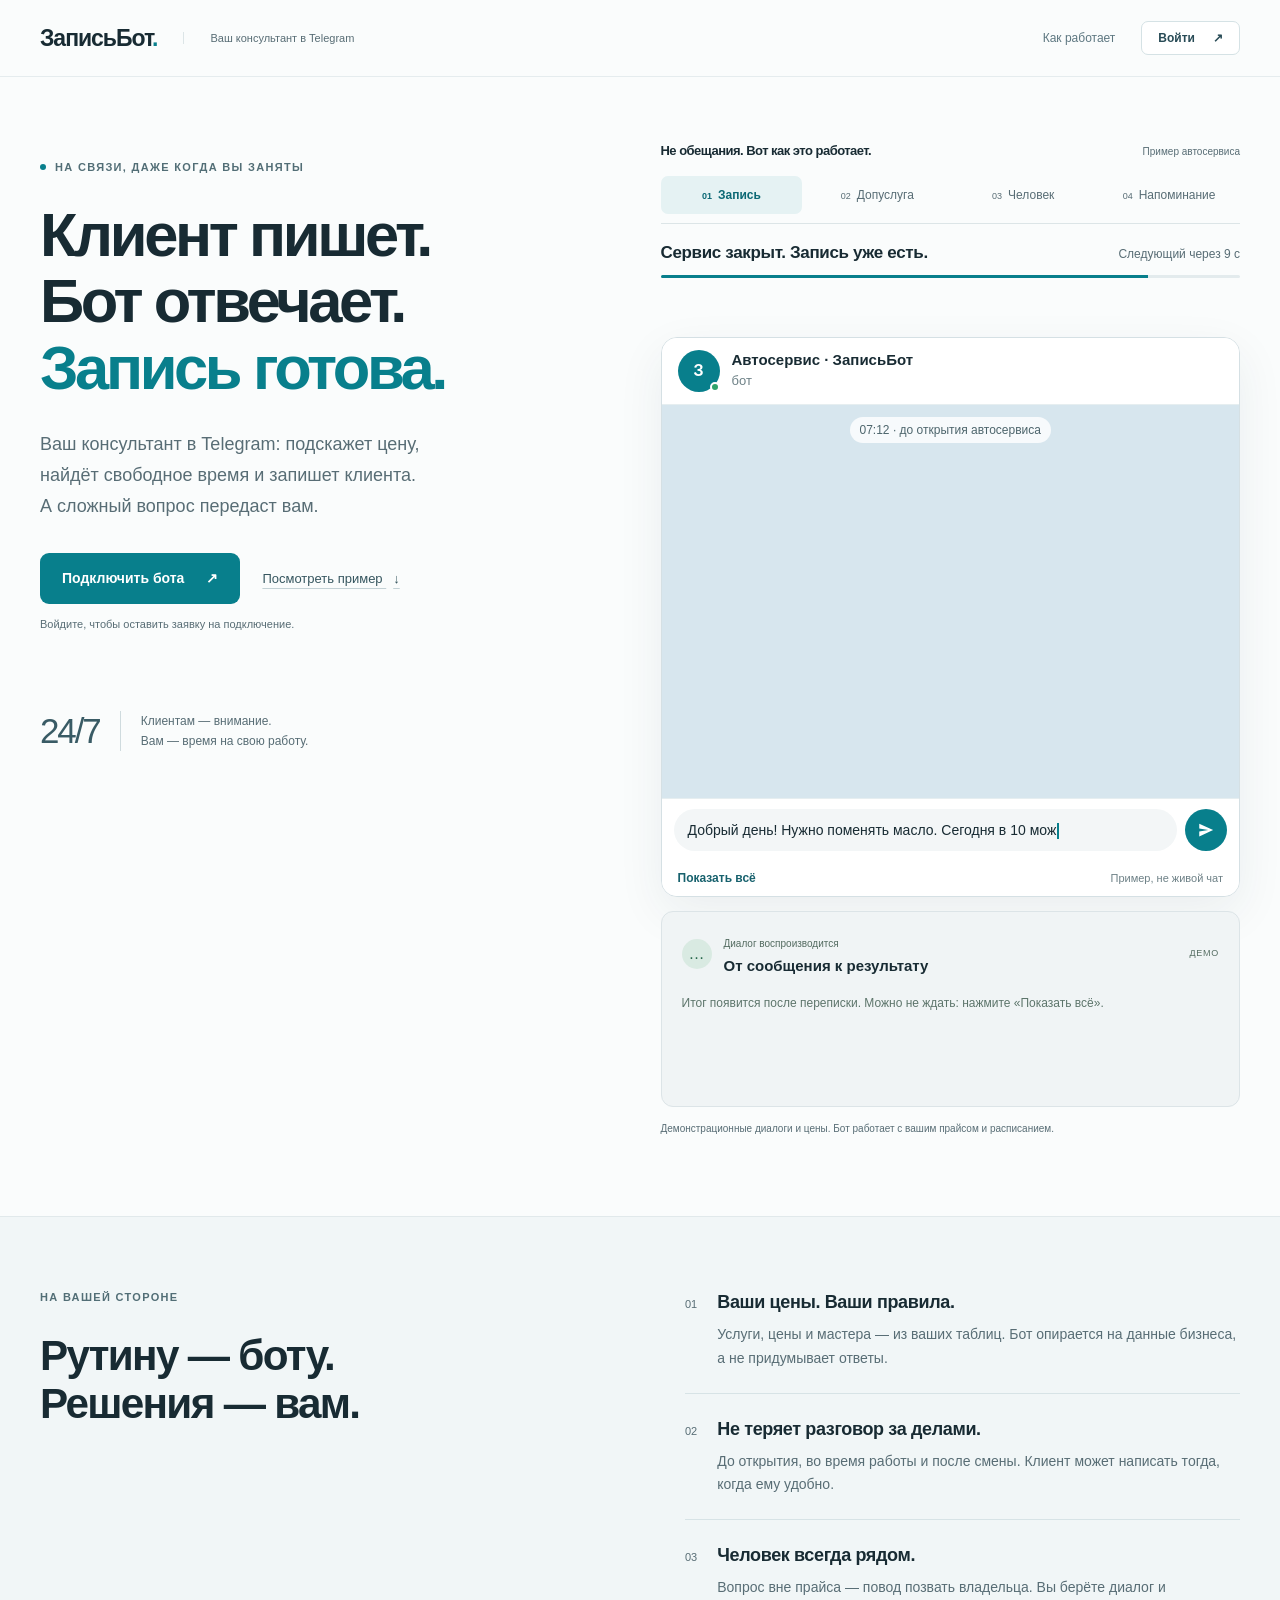
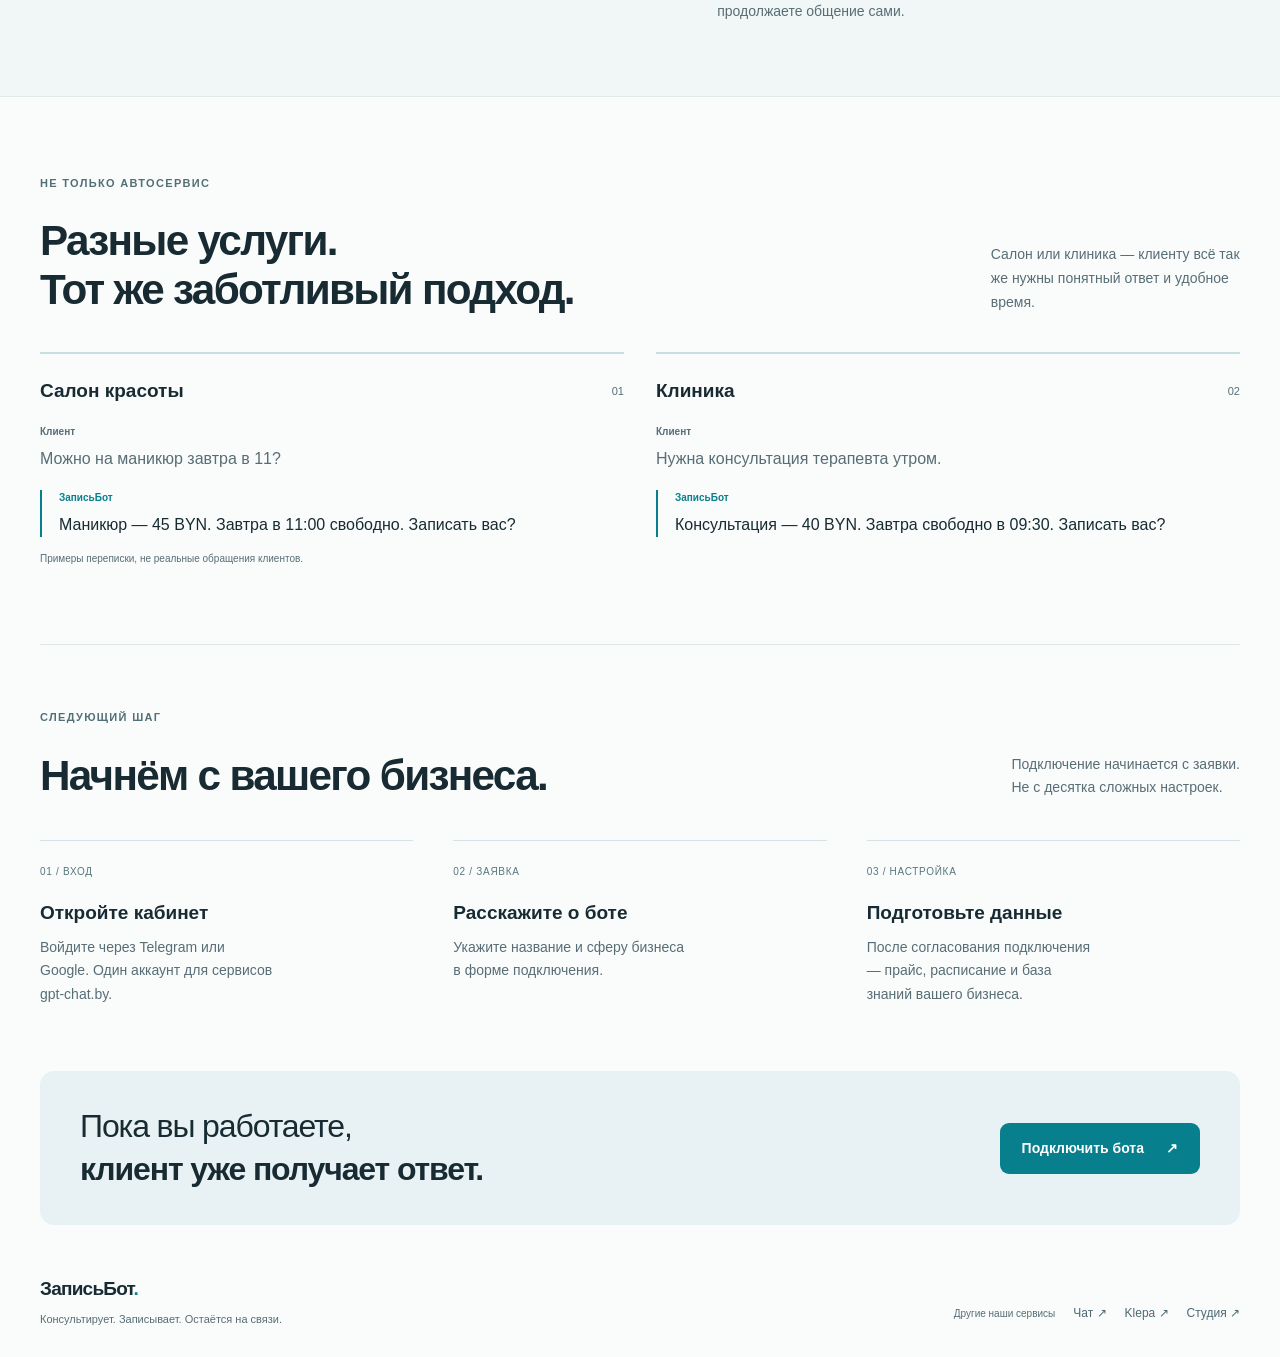
<file: index.html>
<!DOCTYPE html><html  lang="ru"><head><meta charset="utf-8">
<meta name="viewport" content="width=device-width, initial-scale=1">
<title>ЗаписьБот — консультант в Telegram для вашего бизнеса</title>
<style>:root{color-scheme:light;--ink:#1c2430;--muted:#5c6b7a;--paper:#f4efe6;--card:#fffdf8;--line:#e4dccb;--accent:#0f6e6e;--accent-ink:#f7fffc;--warn:#8a5a12;--bad:#8d2f2f;--ok:#1d6b45;--shadow:0 10px 30px rgba(28,36,48,.08);font-family:Segoe UI,PT Sans,sans-serif}*{box-sizing:border-box}body{background:var(--paper);color:var(--ink);margin:0}a{color:inherit}button,input,select,textarea{font:inherit}button{cursor:pointer}.page{margin:0 auto;width:min(1080px,calc(100% - 32px))}.topbar{background:#10243a;color:#f4efe6;position:sticky;top:0;z-index:20}.topbar-row{align-items:center;display:flex;flex-wrap:wrap;gap:16px;min-height:64px}.wordmark{color:inherit;font-weight:700;letter-spacing:.02em;text-decoration:none}.nav{flex-wrap:wrap}.nav,.topbar-end{align-items:center;display:flex;gap:8px}.topbar-end{margin-left:auto}.btn,.nav-link{align-items:center;background:transparent;border:0;border-radius:999px;color:inherit;display:inline-flex;gap:6px;padding:8px 14px;text-decoration:none}.btn.primary{background:var(--accent);color:var(--accent-ink)}.btn.ghost{background:transparent;border:1px solid}.btn.danger{background:#f8d6d6;border:1px solid #e7b5b5;color:var(--bad)}.btn.warn{background:#f8e7c8;border:1px solid #e4cb99;color:var(--warn)}.btn.small{font-size:14px;padding:6px 12px}.btn:disabled{cursor:not-allowed;opacity:.55}.site-jump{color:#f4efe6}main{padding:28px 0 64px}h1{font-size:32px;margin:0 0 8px}.lead{color:var(--muted);margin:0 0 20px}.grid{display:grid;gap:16px;grid-template-columns:repeat(auto-fill,minmax(300px,1fr))}.card{background:var(--card);border:1px solid var(--line);border-radius:18px;box-shadow:var(--shadow);padding:18px}.card h2{font-size:20px;margin:0 0 6px}.row{display:flex;flex-wrap:wrap;gap:8px}.chip,.row{align-items:center}.chip{background:#efe6d4;border-radius:999px;display:inline-flex;font-size:13px;gap:4px;padding:2px 10px}.chip.ok{background:#d9f3e6;color:var(--ok)}.chip.warn{background:#f8e7c8;color:var(--warn)}.chip.bad{background:#f8d6d6;color:var(--bad)}.steps{color:var(--muted);display:flex;flex-wrap:wrap;font-size:13px;gap:8px;margin:12px 0}.steps span.done{color:var(--ok);font-weight:650}label{display:block;font-size:14px;margin:10px 0 4px}input,select,textarea{background:#fff;border:1px solid var(--line);border-radius:10px;padding:10px 12px;width:100%}input[type=checkbox]{width:auto}.tabs{display:flex;flex-wrap:wrap;gap:8px;margin:16px 0}.tabs button[aria-selected=true]{background:var(--accent);color:var(--accent-ink)}.list{display:flex;flex-direction:column;gap:8px}.item,.list>button{background:#fff;border:1px solid var(--line);border-radius:12px;padding:12px;text-align:left}.dialog{background:#10243a75;display:grid;inset:0;padding:16px;place-items:center;position:fixed}.dialog .card{width:min(420px,100%)}.error{color:var(--bad);font-size:14px}.ok-text{color:var(--ok);font-size:14px}.note{color:var(--muted);font-size:14px}.transcript{display:flex;flex-direction:column;gap:8px;margin-top:12px}.bubble{background:#fff;border:1px solid var(--line);border-radius:12px;padding:10px 12px}.bubble.user{background:#e7f4f4}.promo-box{background:#fff4df;border:1px solid #ebd2a2;border-radius:12px;font-size:14px;margin:10px 0;padding:10px 12px}.strike{opacity:.7;text-decoration:line-through}.filters-bar{align-items:end;display:grid;gap:10px;grid-template-columns:repeat(auto-fit,minmax(150px,1fr));margin-bottom:14px}.schedule-day{align-items:center;border-bottom:1px solid var(--line);display:flex;flex-wrap:wrap;gap:8px;padding:8px 0}.schedule-day:last-child{border-bottom:0}.schedule-toggle{gap:8px;margin:0;min-width:145px}.schedule-interval,.schedule-toggle{align-items:center;display:inline-flex}.schedule-interval{gap:6px}.schedule-interval input[type=time]{padding:6px 8px;width:auto}.split-dialogs{align-items:start;display:grid;gap:16px;grid-template-columns:1fr 1.25fr}@media(max-width:820px){.split-dialogs{grid-template-columns:1fr}}</style>
<style>.login-overlay[data-v-5df3099f]{align-items:center;background:#181d207a;color:#252b2f;display:flex;inset:0;justify-content:center;padding:24px;position:fixed;z-index:1000}.login-overlay[data-v-5df3099f],.login-panel[data-v-5df3099f]{overflow-y:auto;overscroll-behavior:contain}.login-panel[data-v-5df3099f]{background:#fff;border:1px solid #e3e7e8;border-radius:24px;box-shadow:0 24px 80px #181d2033;max-height:calc(100dvh - 48px);padding:36px;position:relative;width:min(460px,100%)}.login-close[data-v-5df3099f]{background:transparent;border:0;border-radius:12px;color:#60686d;display:grid;height:44px;padding:10px;place-items:center;position:absolute;right:12px;top:12px;width:44px}.login-close svg[data-v-5df3099f]{fill:none;height:20px;stroke:currentColor;stroke-linecap:round;stroke-width:1.8;width:20px}.login-close[data-v-5df3099f]:hover{background:#f2f4f4}.login-eyebrow[data-v-5df3099f]{color:#087f8c;font-size:12px;font-weight:700;letter-spacing:.04em;margin:0 32px 16px 0}.login-panel h2[data-v-5df3099f]{font-size:clamp(26px,5vw,30px);letter-spacing:-.03em;line-height:1.2;margin:0 0 12px}.login-description[data-v-5df3099f]{color:#60686d;font-size:15px;line-height:1.6;margin:0}.login-account[data-v-5df3099f]{background:#f7f8f8;border:1px solid #e3e7e8;border-radius:12px;margin:24px 0;padding:16px}.login-account strong[data-v-5df3099f]{font-size:14px;font-weight:650}.login-account p[data-v-5df3099f]{color:#60686d;font-size:13px;line-height:1.6;margin:6px 0 0}.login-consent[data-v-5df3099f]{align-items:flex-start;cursor:pointer;display:flex;font-size:14px;gap:12px;line-height:1.5;margin:0}.login-checkbox[data-v-5df3099f]{accent-color:#087f8c;border-radius:4px;cursor:pointer;flex:0 0 20px;height:20px;margin:1px 0 0;padding:0;width:20px}.login-hint[data-v-5df3099f]{color:#60686d;font-size:12px;line-height:1.5;margin:8px 0 24px 32px}.login-providers[data-v-5df3099f]{display:grid;gap:10px}.login-provider[data-v-5df3099f]{align-items:center;border:1px solid transparent;border-radius:12px;display:flex;font-size:14px;font-weight:650;gap:12px;justify-content:center;line-height:1.5;min-height:52px;padding:12px 16px;width:100%}.login-provider svg[data-v-5df3099f]{flex-shrink:0;height:20px;width:20px}.login-telegram[data-v-5df3099f]{background:#087f8c;color:#fff}.login-telegram[data-v-5df3099f]:hover:not(:disabled){box-shadow:inset 0 0 0 100px #0000001a}.login-google[data-v-5df3099f]{background:#fff;border-color:#d5dbde;color:#252b2f}.login-google[data-v-5df3099f]:hover:not(:disabled){background:#f2f4f4}.login-google-mark[data-v-5df3099f]{font-size:20px;font-weight:700;line-height:1;width:20px}.login-provider[data-v-5df3099f]:disabled{cursor:not-allowed;opacity:.5}.login-checkbox[data-v-5df3099f]:focus-visible,.login-close[data-v-5df3099f]:focus-visible,.login-provider[data-v-5df3099f]:focus-visible{outline:3px solid #087f8c;outline-offset:3px}.login-panel h2[data-v-5df3099f]:focus{outline:none}.login-error[data-v-5df3099f]{background:#f7f8f8;border:1px solid #60686d;border-radius:10px;font-size:14px;line-height:1.5;margin:16px 0 0;overflow-wrap:anywhere;padding:12px 14px}@media(max-width:520px){.login-overlay[data-v-5df3099f]{padding:12px}.login-panel[data-v-5df3099f]{border-radius:18px;max-height:calc(100dvh - 24px);padding:32px 24px 24px}}</style>
<style>.guest-header[data-v-ba867123]{background:#fafcfc;border-bottom:1px solid #e5ecee;color:#182b33;position:sticky;top:0;z-index:20}.guest-header-row[data-v-ba867123]{align-items:center;display:flex;gap:26px;margin-inline:auto;min-height:76px;width:min(1240px,calc(100% - 80px))}.guest-wordmark[data-v-ba867123]{font-size:23px;font-weight:750;letter-spacing:-.045em;text-decoration:none;white-space:nowrap}.guest-wordmark>span[data-v-ba867123]{color:#087f8c}.guest-tagline[data-v-ba867123]{border-left:1px solid #dce5e7;color:#586d75;font-size:11px;padding-left:26px}.guest-navigation[data-v-ba867123]{align-items:center;display:flex;gap:16px;margin-left:auto}.guest-example[data-v-ba867123]{color:#5d7780;margin-right:10px}.guest-cabinet[data-v-ba867123],.guest-example[data-v-ba867123]{font-size:12px;text-decoration:none}.guest-cabinet[data-v-ba867123]{align-items:center;background:#087f8c;border:1px solid #087f8c;border-radius:7px;color:#fff;display:inline-flex;font-weight:650;gap:10px;padding:9px 16px;white-space:nowrap}.guest-cabinet[data-v-ba867123]:hover{background:#066775;border-color:#066775}.guest-login[data-v-ba867123]{align-items:center;background:#fff;border:1px solid #d5e2e5;border-radius:7px;color:#284b56;display:flex;font-size:12px;font-weight:600;gap:18px;padding:9px 16px;white-space:nowrap}.guest-login[data-v-ba867123]:hover{background:#eaf3f4}.guest-header[data-v-ba867123] :is(a,button):focus-visible{outline:2px solid #087f8c;outline-offset:4px}@media(max-width:1100px){.guest-header-row[data-v-ba867123]{width:calc(100% - 48px)}}@media(max-width:820px){.guest-tagline[data-v-ba867123]{display:none}}@media(max-width:540px){.guest-header-row[data-v-ba867123]{gap:12px;min-height:64px;width:calc(100% - 36px)}.guest-wordmark[data-v-ba867123]{font-size:21px}.guest-navigation[data-v-ba867123]{gap:8px}.guest-example[data-v-ba867123]{display:none}.guest-cabinet[data-v-ba867123],.guest-login[data-v-ba867123]{gap:8px;padding:8px 12px}}</style>
<style>.conversation[data-v-5dbd0349]{border:1px solid #d5e0e4;border-radius:16px;box-shadow:0 16px 48px #18394112;color:#182b33;flex-direction:column;height:560px;overflow:hidden}.chat-header[data-v-5dbd0349],.conversation[data-v-5dbd0349]{background:#fff;display:flex}.chat-header[data-v-5dbd0349]{align-items:center;border-bottom:1px solid #e6eef0;flex-shrink:0;gap:12px;padding:12px 16px}.avatar[data-v-5dbd0349]{background:#087f8c;border-radius:50%;color:#fff;display:grid;flex-shrink:0;font-weight:700;height:42px;place-items:center;position:relative;width:42px}.dot[data-v-5dbd0349]{background:#2ea36a;border:2px solid #fff;border-radius:50%;bottom:0;height:10px;position:absolute;right:0;width:10px}.chat-header strong[data-v-5dbd0349]{display:block;font-size:15px;line-height:1.2}.status[data-v-5dbd0349]{align-items:center;color:#6d8086;display:flex;font-size:13px;gap:6px;margin-top:2px;min-height:18px}.status.live[data-v-5dbd0349]{color:#087f8c}.spinner[data-v-5dbd0349]{animation:spin-5dbd0349 .7s linear infinite;border:2px solid #b7dde2;border-radius:50%;border-top-color:#087f8c;height:12px;width:12px}.feed[data-v-5dbd0349]{background:#d7e6ee;display:flex;flex:1;flex-direction:column;gap:8px;list-style:none;margin:0;min-height:0;overflow:auto;padding:12px 14px 16px}.date-chip[data-v-5dbd0349]{align-self:center;background:#ffffffd0;border-radius:999px;color:#4d656c;font-size:12px;margin-bottom:4px;padding:4px 10px}.message[data-v-5dbd0349]{align-self:flex-start;animation:rise-5dbd0349 .28s ease;background:#fff;border-radius:12px 12px 12px 4px;box-shadow:0 1px 1px #1839411a;max-width:min(78%,460px);padding:8px 12px 7px}.message.client[data-v-5dbd0349]{align-self:flex-end;background:#e7ffd4;border-radius:12px 12px 4px}.who[data-v-5dbd0349]{color:#087f8c;font-size:12px;font-weight:700}.message.owner .who[data-v-5dbd0349]{color:#2f8f4e}.message p[data-v-5dbd0349]{font-size:15px;line-height:1.45;margin:2px 0 0;white-space:pre-wrap}.composer[data-v-5dbd0349]{align-items:center;background:#fff;border-top:1px solid #e6eef0;display:flex;flex-shrink:0;gap:8px;height:62px;padding:0 12px}.input[data-v-5dbd0349]{background:#f3f6f7;border-radius:21px;flex:1;font-size:14px;height:42px;line-height:22px;min-width:0;overflow-x:auto;padding:10px 14px;scrollbar-width:none;white-space:nowrap}.input[data-v-5dbd0349]::-webkit-scrollbar{display:none}.placeholder[data-v-5dbd0349]{color:#8aa0a6}.caret[data-v-5dbd0349]{animation:blink-5dbd0349 1s steps(1) infinite;background:#087f8c;display:inline-block;height:16px;margin-left:1px;vertical-align:middle;width:1.5px}.send[data-v-5dbd0349]{background:#e7eef1;border-radius:50%;color:#8aa0a6;display:grid;flex-shrink:0;height:42px;place-items:center;width:42px}.send.ready[data-v-5dbd0349]{background:#087f8c;color:#fff}.footnote[data-v-5dbd0349]{align-items:center;background:#fff;display:flex;flex-shrink:0;gap:16px;height:36px;padding:0 16px}.footnote button[data-v-5dbd0349]{background:transparent;border:0;color:#17616d;font-size:12px;font-weight:650;padding:0}.footnote span[data-v-5dbd0349]{color:#6d8086;font-size:11px;margin-left:auto}button[data-v-5dbd0349]:focus-visible{outline:2px solid #087f8c;outline-offset:3px}@keyframes spin-5dbd0349{to{transform:rotate(1turn)}}@keyframes blink-5dbd0349{50%{opacity:0}}@keyframes rise-5dbd0349{0%{opacity:0;transform:translateY(8px)}}@media(max-width:480px){.chat-header[data-v-5dbd0349],.feed[data-v-5dbd0349]{padding:12px}.message[data-v-5dbd0349]{max-width:88%}}@media(prefers-reduced-motion:reduce){.caret[data-v-5dbd0349],.message[data-v-5dbd0349],.spinner[data-v-5dbd0349]{animation:none}}</style>
<style>.showcase[data-v-5cf8afcc]{--demo-ink:#182b33;--demo-muted:#586d75;--demo-accent:#087f8c;background:#fafcfc;color:var(--demo-ink);font-family:Segoe UI,sans-serif;line-height:1.5;margin:-28px 0 -64px}.showcase-width[data-v-5cf8afcc]{margin-inline:auto;width:min(1240px,calc(100% - 80px))}.opening[data-v-5cf8afcc]{align-items:start;display:grid;gap:70px;grid-template-columns:.95fr 1fr;padding-block:64px 80px}.hero[data-v-5cf8afcc]{padding-top:18px;position:sticky;top:120px}.eyebrow[data-v-5cf8afcc],.section-label[data-v-5cf8afcc]{color:#526e76;font-size:11px;font-weight:650;letter-spacing:.12em;margin:0 0 26px;text-transform:uppercase}.eyebrow[data-v-5cf8afcc]{align-items:center;display:flex;gap:9px}.eyebrow span[data-v-5cf8afcc]{background:var(--demo-accent);border-radius:50%;height:6px;width:6px}.hero h1[data-v-5cf8afcc]{font-size:clamp(42px,4.8vw,68px);font-weight:650;letter-spacing:-.055em;line-height:1.09;margin:0 0 27px}.hero h1>span[data-v-5cf8afcc]{color:var(--demo-accent)}.intro[data-v-5cf8afcc]{color:var(--demo-muted);font-size:18px;line-height:1.7;margin:0 0 32px;max-width:39ch}.hero-actions[data-v-5cf8afcc]{display:flex;flex-wrap:wrap}.action[data-v-5cf8afcc],.hero-actions[data-v-5cf8afcc]{align-items:center;gap:22px}.action[data-v-5cf8afcc]{border:0;border-radius:9px;display:inline-flex;font-size:14px;font-weight:650;padding:15px 22px;text-decoration:none}.action.primary[data-v-5cf8afcc]{background:var(--demo-accent);color:#fff}.action.primary[data-v-5cf8afcc]:hover{background:#066775}.text-link[data-v-5cf8afcc]{color:#36565f;font-size:13px;text-decoration-color:#c3d1d5;text-underline-offset:5px}.text-link span[data-v-5cf8afcc]{margin-left:7px}.action-note[data-v-5cf8afcc]{color:var(--demo-muted);font-size:11px;margin:12px 0 0}.hero-footnote[data-v-5cf8afcc]{align-items:center;display:flex;gap:20px;margin-top:66px}.footnote-mark[data-v-5cf8afcc]{color:#395b65;font-size:35px;font-weight:350;letter-spacing:-.06em}.hero-footnote p[data-v-5cf8afcc]{border-left:1px solid #cfdbde;color:var(--demo-muted);font-size:12px;line-height:1.7;padding-left:20px}.demo[data-v-5cf8afcc]{min-width:0;scroll-margin-top:100px}.demo-heading[data-v-5cf8afcc]{align-items:baseline;display:flex;flex-wrap:wrap;gap:6px 16px;justify-content:space-between;margin-bottom:15px}.demo-heading h2[data-v-5cf8afcc]{font-size:13px;font-weight:650;margin:0}.demo-heading>span[data-v-5cf8afcc]{color:var(--demo-muted);font-size:10px}.scenario-tabs[data-v-5cf8afcc]{border-bottom:1px solid #dce5e7;display:flex;gap:4px;padding-bottom:9px}.scenario-tabs button[data-v-5cf8afcc]{background:transparent;border:0;border-radius:7px;color:var(--demo-muted);flex:1;font-size:12px;padding:10px 11px;white-space:nowrap}.scenario-tabs button[aria-pressed=true][data-v-5cf8afcc]{background:#e5f2f3;color:#0b6874;font-weight:650}.tab-number[data-v-5cf8afcc]{font-size:9px;margin-right:6px}.scene-caption[data-v-5cf8afcc]{margin:16px 0 15px}.caption-row[data-v-5cf8afcc]{align-items:baseline;display:flex;gap:12px;justify-content:space-between}.scene-caption h3[data-v-5cf8afcc]{font-size:17px;font-weight:600;letter-spacing:-.02em;margin:0}.cycle[data-v-5cf8afcc]{color:var(--demo-muted);flex-shrink:0;font-size:12px;font-variant-numeric:tabular-nums;margin:0}.cycle-track[data-v-5cf8afcc]{background:#e3ebed;border-radius:999px;height:3px;margin-top:10px;overflow:hidden}.cycle-track span[data-v-5cf8afcc]{background:var(--demo-accent);display:block;height:100%}.branches[data-v-5cf8afcc]{display:flex;gap:7px;margin-top:12px;min-height:32px}.branches.idle[data-v-5cf8afcc]{visibility:hidden}.branches button[data-v-5cf8afcc]{background:#fff;border:1px solid #d5e0e3;border-radius:5px;color:#60747b;font-size:11px;padding:6px 10px}.branches button[aria-pressed=true][data-v-5cf8afcc]{background:#182b33;border-color:#182b33;color:#fff}.result[data-v-5cf8afcc]{background:#f0f6f3;border:1px solid #d5e4df;border-radius:12px;margin-top:14px;min-height:196px;padding:18px 20px}.result.pending[data-v-5cf8afcc]{background:#f0f4f5;border-color:#dce4e7}.result-heading[data-v-5cf8afcc]{align-items:center;display:flex;gap:12px}.result-icon[data-v-5cf8afcc]{background:#d9eae2;border-radius:50%;color:#29694d;display:grid;flex-shrink:0;height:30px;place-items:center;width:30px}.result-label[data-v-5cf8afcc]{color:#536b60;font-size:10px}.result h4[data-v-5cf8afcc]{font-size:15px;font-weight:650;margin:1px 0 0}.sample[data-v-5cf8afcc]{color:#536b60;font-size:9px;letter-spacing:.08em;margin-left:auto;text-transform:uppercase}.result dl[data-v-5cf8afcc]{display:grid;gap:12px;grid-template-columns:.85fr 1.4fr 1fr;margin:19px 0 0}.result dt[data-v-5cf8afcc]{color:#536b60;font-size:10px;margin-bottom:4px}.result dd[data-v-5cf8afcc]{font-size:12px;font-weight:600;margin:0}.result-detail[data-v-5cf8afcc]{color:#5d756b;font-size:12px;line-height:1.6;margin:16px 0 0}.example-note[data-v-5cf8afcc]{color:var(--demo-muted);font-size:10px;margin:14px 0 0}.owner-notice[data-v-5cf8afcc]{border:1px dashed #b7ccd0;border-radius:10px;margin-top:14px;padding:16px 20px}.owner-notice span[data-v-5cf8afcc]{color:#54747c;font-size:10px;font-weight:650;letter-spacing:.06em;text-transform:uppercase}.owner-notice p[data-v-5cf8afcc]{color:#536b73;font-size:14px;margin:6px 0 0}.principles[data-v-5cf8afcc]{background:#f1f6f7;border-block:1px solid #e1e9eb;padding-block:72px}.principles-grid[data-v-5cf8afcc]{display:grid;gap:90px;grid-template-columns:1fr 1fr}.showcase h2[data-v-5cf8afcc]{letter-spacing:-.04em}.principles h2[data-v-5cf8afcc],.section-heading h2[data-v-5cf8afcc]{font-size:clamp(30px,3.3vw,44px);font-weight:600;line-height:1.15;margin:0}.principle-list article[data-v-5cf8afcc]{align-items:baseline;border-bottom:1px solid #d7e3e6;display:flex;gap:20px;padding:22px 0}.principle-list article[data-v-5cf8afcc]:first-child{padding-top:0}.principle-list article[data-v-5cf8afcc]:last-child{border:0;padding-bottom:0}.principle-list article>span[data-v-5cf8afcc]{color:var(--demo-muted);font-size:11px}.principle-list h3[data-v-5cf8afcc]{font-size:18px;font-weight:600;letter-spacing:-.02em;margin:0 0 7px}.principle-list p[data-v-5cf8afcc]{color:var(--demo-muted);font-size:14px;line-height:1.7;margin:0}.other-businesses[data-v-5cf8afcc]{padding-block:78px}.section-heading[data-v-5cf8afcc]{align-items:end;display:flex;gap:50px;justify-content:space-between}.section-heading>p[data-v-5cf8afcc]{color:var(--demo-muted);font-size:14px;line-height:1.7;margin:0;max-width:32ch}.niche-grid[data-v-5cf8afcc]{display:grid;gap:32px;grid-template-columns:1fr 1fr;margin-top:38px}.niche[data-v-5cf8afcc]{border-top:2px solid #cadde1;padding:23px 0 0}.niche header[data-v-5cf8afcc]{align-items:center;display:flex;justify-content:space-between}.niche h3[data-v-5cf8afcc]{font-size:19px;font-weight:600;margin:0}.niche header>span[data-v-5cf8afcc]{color:var(--demo-muted);font-size:11px}.niche p[data-v-5cf8afcc]{font-size:16px;line-height:1.6;margin:18px 0 0}.niche p>span[data-v-5cf8afcc]{display:block;font-size:10px;font-weight:600;margin-bottom:6px}.niche p>span[data-v-5cf8afcc],.niche-client[data-v-5cf8afcc]{color:var(--demo-muted)}.niche-reply[data-v-5cf8afcc]{border-left:2px solid var(--demo-accent);padding-left:17px}.niche-reply>span[data-v-5cf8afcc]{color:var(--demo-accent)!important}.getting-started[data-v-5cf8afcc]{border-top:1px solid #dce6e9;padding-block:64px 0}.onboarding[data-v-5cf8afcc]{display:grid;gap:40px;grid-template-columns:repeat(3,1fr);list-style:none;margin:40px 0 64px;padding:0}.onboarding li[data-v-5cf8afcc]{border-top:1px solid #d6e2e5;padding-top:17px}.onboarding li>span[data-v-5cf8afcc]{color:#57777e;font-size:10px;letter-spacing:.07em;text-transform:uppercase}.onboarding h3[data-v-5cf8afcc]{font-size:19px;font-weight:600;margin:17px 0 8px}.onboarding p[data-v-5cf8afcc]{color:var(--demo-muted);font-size:14px;line-height:1.7;margin:0;max-width:30ch}.closing[data-v-5cf8afcc]{align-items:center;background:#e8f2f4;border-radius:14px;display:flex;gap:24px;justify-content:space-between;padding:34px 40px}.closing p[data-v-5cf8afcc]{font-size:clamp(22px,2.5vw,32px);letter-spacing:-.035em;line-height:1.35;margin:0}.closing strong[data-v-5cf8afcc]{font-weight:600}.closing .action[data-v-5cf8afcc]{flex-shrink:0}.footer[data-v-5cf8afcc]{align-items:end;display:flex;gap:30px;justify-content:space-between;padding-block:50px 30px}.footer-brand[data-v-5cf8afcc]{font-size:19px;font-weight:700;letter-spacing:-.04em;text-decoration:none}.footer-brand>span[data-v-5cf8afcc]{color:var(--demo-accent)}.footer p[data-v-5cf8afcc]{color:var(--demo-muted);font-size:11px;margin:7px 0 0}.footer nav[data-v-5cf8afcc]{align-items:center;display:flex;flex-wrap:wrap;gap:18px}.footer nav>span[data-v-5cf8afcc]{color:var(--demo-muted);font-size:10px}.footer nav button[data-v-5cf8afcc]{background:transparent;border:0;color:#4c6973;font-size:12px;padding:5px 0}.demo[data-v-5cf8afcc]:focus-visible,a[data-v-5cf8afcc]:focus-visible,button[data-v-5cf8afcc]:focus-visible{outline:2px solid var(--demo-accent);outline-offset:4px}@media(min-width:1600px){.opening[data-v-5cf8afcc]{padding-top:88px}}@media(max-width:1100px){.opening[data-v-5cf8afcc]{gap:35px}.showcase-width[data-v-5cf8afcc]{width:calc(100% - 48px)}.tab-number[data-v-5cf8afcc]{display:none}.hero-actions[data-v-5cf8afcc]{gap:16px}.principles-grid[data-v-5cf8afcc]{gap:50px}}@media(max-width:820px){.opening[data-v-5cf8afcc]{gap:48px;grid-template-columns:1fr;padding-block:40px 54px}.hero[data-v-5cf8afcc]{padding-top:0;position:static}.hero h1[data-v-5cf8afcc]{font-size:clamp(48px,8vw,64px)}.intro[data-v-5cf8afcc]{max-width:44ch}.hero-footnote[data-v-5cf8afcc]{display:none}.demo[data-v-5cf8afcc]{max-width:620px;width:100%}.principles-grid[data-v-5cf8afcc]{gap:30px;grid-template-columns:1fr}.principles[data-v-5cf8afcc]{padding-block:48px}.section-heading[data-v-5cf8afcc]{align-items:start;flex-direction:column;gap:22px}.section-heading>p[data-v-5cf8afcc]{max-width:45ch}.other-businesses[data-v-5cf8afcc]{padding-block:48px}.onboarding[data-v-5cf8afcc]{gap:24px;margin-bottom:40px}.closing[data-v-5cf8afcc]{padding:28px}.footer[data-v-5cf8afcc]{align-items:start;flex-direction:column}}@media(max-width:540px){.showcase-width[data-v-5cf8afcc]{width:calc(100% - 36px)}.eyebrow[data-v-5cf8afcc]{font-size:9px;letter-spacing:.08em;margin-bottom:22px}.hero h1[data-v-5cf8afcc]{font-size:clamp(40px,11.4vw,58px)}.intro[data-v-5cf8afcc]{font-size:16px;margin-bottom:24px}.action[data-v-5cf8afcc],.hero-actions[data-v-5cf8afcc]{gap:18px}.action[data-v-5cf8afcc]{font-size:13px;padding:14px 18px}.text-link[data-v-5cf8afcc]{font-size:12px}.scenario-tabs[data-v-5cf8afcc]{gap:2px}.scenario-tabs button[data-v-5cf8afcc]{font-size:11px;padding:10px 7px}.result[data-v-5cf8afcc]{padding:16px}.result dl[data-v-5cf8afcc]{grid-template-columns:1fr 1fr}.result dl>div[data-v-5cf8afcc]:last-child{grid-column:1/-1}.niche-grid[data-v-5cf8afcc],.onboarding[data-v-5cf8afcc]{grid-template-columns:1fr}.niche-grid[data-v-5cf8afcc]{gap:30px}.onboarding p[data-v-5cf8afcc]{max-width:none}.getting-started[data-v-5cf8afcc]{padding-top:40px}.closing[data-v-5cf8afcc]{align-items:start;flex-direction:column;padding:24px}.footer[data-v-5cf8afcc]{padding-top:36px}.footer nav[data-v-5cf8afcc]{gap:16px}.footer nav>span[data-v-5cf8afcc]{flex-basis:100%}}</style>
<link rel="preload" as="fetch" crossorigin="anonymous" href="/_payload.json?_b=1c198b83-8a7e-4cd6-9bba-3f08913deb53">
<link rel="modulepreload" as="script" crossorigin href="/_nuxt/CLYwnea7.js">
<link rel="modulepreload" as="script" crossorigin href="/_nuxt/UgOvhBO6.js">
<link rel="modulepreload" as="script" crossorigin href="/_nuxt/Di-CdJKg.js">
<link rel="modulepreload" as="script" crossorigin href="/_nuxt/DevroZIY.js">
<link rel="modulepreload" as="script" crossorigin href="/_nuxt/DUbiW3ed.js">
<script type="module" src="/_nuxt/CLYwnea7.js" crossorigin></script>
<link rel="prefetch" as="script" crossorigin href="/_nuxt/g5vyt-Rd.js">
<link rel="prefetch" as="script" crossorigin href="/_nuxt/CnV52vmi.js">
<meta name="description" content="Витрина и личный кабинет владельца ЗаписьБота.">
<meta name="robots" content="noindex, nofollow">
<meta name="theme-color" content="#10243a">
<link rel="icon" type="image/svg+xml" href="/favicon.svg"></head><body><!--teleport start anchor--><!----><!--teleport anchor--><div id="__nuxt"><div data-v-ba867123><header class="guest-header" data-v-ba867123><div class="guest-header-row" data-v-ba867123><a aria-current="page" href="/" class="router-link-active router-link-exact-active guest-wordmark" data-v-ba867123>ЗаписьБот<span aria-hidden="true" data-v-ba867123>.</span></a><span class="guest-tagline" data-v-ba867123>Ваш консультант в Telegram</span><nav class="guest-navigation" aria-label="Главная навигация" data-v-ba867123><a class="guest-example" href="#demo" data-v-ba867123>Как работает</a><button type="button" class="guest-login" data-v-ba867123>Войти <span aria-hidden="true" data-v-ba867123>↗</span></button></nav></div></header><main data-v-ba867123><!--[--><div></div><div class="showcase shift-showcase" data-v-5cf8afcc><div class="showcase-width opening" data-v-5cf8afcc><section class="hero" aria-labelledby="hero-title" data-v-5cf8afcc><p class="eyebrow" data-v-5cf8afcc><span aria-hidden="true" data-v-5cf8afcc></span> На связи, даже когда вы заняты</p><h1 id="hero-title" data-v-5cf8afcc>Клиент пишет.<br data-v-5cf8afcc>Бот отвечает.<br data-v-5cf8afcc><span data-v-5cf8afcc>Запись готова.</span></h1><p class="intro" data-v-5cf8afcc>Ваш консультант в Telegram: подскажет цену, найдёт свободное время и запишет клиента. А сложный вопрос передаст вам.</p><div class="hero-actions" data-v-5cf8afcc><button type="button" class="action primary" data-v-5cf8afcc>Подключить бота <span aria-hidden="true" data-v-5cf8afcc>↗</span></button><a class="text-link" href="#demo" data-v-5cf8afcc>Посмотреть пример <span aria-hidden="true" data-v-5cf8afcc>↓</span></a></div><p class="action-note" data-v-5cf8afcc>Войдите, чтобы оставить заявку на подключение.</p><div class="hero-footnote" data-v-5cf8afcc><span class="footnote-mark" aria-hidden="true" data-v-5cf8afcc>24/7</span><p data-v-5cf8afcc>Клиентам — внимание.<br data-v-5cf8afcc>Вам — время на свою работу.</p></div></section><section id="demo" class="demo" aria-labelledby="demo-title" tabindex="-1" data-v-5cf8afcc><div class="demo-heading" data-v-5cf8afcc><h2 id="demo-title" data-v-5cf8afcc>Не обещания. Вот как это работает.</h2><span data-v-5cf8afcc>Пример автосервиса</span></div><div class="scenario-tabs" role="group" aria-label="Выберите сценарий" data-v-5cf8afcc><!--[--><button type="button" aria-pressed="true" data-v-5cf8afcc><span class="tab-number" data-v-5cf8afcc>01</span>Запись</button><button type="button" aria-pressed="false" data-v-5cf8afcc><span class="tab-number" data-v-5cf8afcc>02</span>Допуслуга</button><button type="button" aria-pressed="false" data-v-5cf8afcc><span class="tab-number" data-v-5cf8afcc>03</span>Человек</button><button type="button" aria-pressed="false" data-v-5cf8afcc><span class="tab-number" data-v-5cf8afcc>04</span>Напоминание</button><!--]--></div><div class="scene-caption" data-v-5cf8afcc><div class="caption-row" data-v-5cf8afcc><h3 data-v-5cf8afcc>Сервис закрыт. Запись уже есть.</h3><p class="cycle" data-v-5cf8afcc>Следующий через 10 с</p></div><div class="cycle-track" aria-hidden="true" data-v-5cf8afcc><span style="width:100%;" data-v-5cf8afcc></span></div><div role="group" class="idle branches" aria-hidden="true" data-v-5cf8afcc><!----></div></div><div class="conversation" data-v-5cf8afcc data-v-5dbd0349><header class="chat-header" data-v-5dbd0349><span class="avatar" aria-hidden="true" data-v-5dbd0349>З<span class="dot" data-v-5dbd0349></span></span><div data-v-5dbd0349><strong data-v-5dbd0349>Автосервис · ЗаписьБот</strong><span class="status" aria-live="polite" data-v-5dbd0349><!--[-->бот<!--]--></span></div></header><ol class="feed" aria-label="Пример переписки: Запись" data-v-5dbd0349><li class="date-chip" data-v-5dbd0349>07:12 · до открытия автосервиса</li><!--[--><!--]--></ol><footer class="composer" data-v-5dbd0349><div class="input" aria-hidden="true" data-v-5dbd0349><span class="placeholder" data-v-5dbd0349>Сообщение</span><!----></div><span class="send" aria-hidden="true" data-v-5dbd0349><svg viewBox="0 0 24 24" width="18" height="18" data-v-5dbd0349><path fill="currentColor" d="M3 20.5 21.5 12 3 3.5 3 10l12 2-12 2z" data-v-5dbd0349></path></svg></span></footer><div class="footnote" data-v-5dbd0349><!----><span data-v-5dbd0349>Пример, не живой чат</span></div></div><!----><aside class="pending result" aria-label="Результат сценария" aria-live="polite" data-v-5cf8afcc><div class="result-heading" data-v-5cf8afcc><span class="result-icon" aria-hidden="true" data-v-5cf8afcc>…</span><div data-v-5cf8afcc><span class="result-label" data-v-5cf8afcc>Диалог воспроизводится</span><h4 data-v-5cf8afcc>От сообщения к результату</h4></div><span class="sample" data-v-5cf8afcc>Демо</span></div><p class="result-detail" data-v-5cf8afcc>Итог появится после переписки. Можно не ждать: нажмите «Показать всё».</p></aside><p class="example-note" data-v-5cf8afcc>Демонстрационные диалоги и цены. Бот работает с вашим прайсом и расписанием.</p></section></div><section class="principles" aria-labelledby="principles-title" data-v-5cf8afcc><div class="showcase-width principles-grid" data-v-5cf8afcc><div data-v-5cf8afcc><p class="section-label" data-v-5cf8afcc>На вашей стороне</p><h2 id="principles-title" data-v-5cf8afcc>Рутину — боту.<br data-v-5cf8afcc>Решения — вам.</h2></div><div class="principle-list" data-v-5cf8afcc><article data-v-5cf8afcc><span data-v-5cf8afcc>01</span><div data-v-5cf8afcc><h3 data-v-5cf8afcc>Ваши цены. Ваши правила.</h3><p data-v-5cf8afcc>Услуги, цены и мастера — из ваших таблиц. Бот опирается на данные бизнеса, а не придумывает ответы.</p></div></article><article data-v-5cf8afcc><span data-v-5cf8afcc>02</span><div data-v-5cf8afcc><h3 data-v-5cf8afcc>Не теряет разговор за делами.</h3><p data-v-5cf8afcc>До открытия, во время работы и после смены. Клиент может написать тогда, когда ему удобно.</p></div></article><article data-v-5cf8afcc><span data-v-5cf8afcc>03</span><div data-v-5cf8afcc><h3 data-v-5cf8afcc>Человек всегда рядом.</h3><p data-v-5cf8afcc>Вопрос вне прайса — повод позвать владельца. Вы берёте диалог и продолжаете общение сами.</p></div></article></div></div></section><section class="showcase-width other-businesses" aria-labelledby="niches-title" data-v-5cf8afcc><div class="section-heading" data-v-5cf8afcc><div data-v-5cf8afcc><p class="section-label" data-v-5cf8afcc>Не только автосервис</p><h2 id="niches-title" data-v-5cf8afcc>Разные услуги.<br data-v-5cf8afcc>Тот же заботливый подход.</h2></div><p data-v-5cf8afcc>Салон или клиника — клиенту всё так же нужны понятный ответ и удобное время.</p></div><div class="niche-grid" data-v-5cf8afcc><!--[--><article class="niche" data-v-5cf8afcc><header data-v-5cf8afcc><h3 data-v-5cf8afcc>Салон красоты</h3><span aria-hidden="true" data-v-5cf8afcc>01</span></header><p class="niche-client" data-v-5cf8afcc><span data-v-5cf8afcc>Клиент</span>Можно на маникюр завтра в 11?</p><p class="niche-reply" data-v-5cf8afcc><span data-v-5cf8afcc>ЗаписьБот</span>Маникюр — 45 BYN. Завтра в 11:00 свободно. Записать вас?</p></article><article class="niche" data-v-5cf8afcc><header data-v-5cf8afcc><h3 data-v-5cf8afcc>Клиника</h3><span aria-hidden="true" data-v-5cf8afcc>02</span></header><p class="niche-client" data-v-5cf8afcc><span data-v-5cf8afcc>Клиент</span>Нужна консультация терапевта утром.</p><p class="niche-reply" data-v-5cf8afcc><span data-v-5cf8afcc>ЗаписьБот</span>Консультация — 40 BYN. Завтра свободно в 09:30. Записать вас?</p></article><!--]--></div><p class="example-note" data-v-5cf8afcc>Примеры переписки, не реальные обращения клиентов.</p></section><section class="showcase-width getting-started" aria-labelledby="start-title" data-v-5cf8afcc><p class="section-label" data-v-5cf8afcc>Следующий шаг</p><div class="section-heading" data-v-5cf8afcc><h2 id="start-title" data-v-5cf8afcc>Начнём с вашего бизнеса.</h2><p data-v-5cf8afcc>Подключение начинается с заявки.<br data-v-5cf8afcc>Не с десятка сложных настроек.</p></div><ol class="onboarding" data-v-5cf8afcc><li data-v-5cf8afcc><span data-v-5cf8afcc>01 / Вход</span><h3 data-v-5cf8afcc>Откройте кабинет</h3><p data-v-5cf8afcc>Войдите через Telegram или Google. Один аккаунт для сервисов gpt-chat.by.</p></li><li data-v-5cf8afcc><span data-v-5cf8afcc>02 / Заявка</span><h3 data-v-5cf8afcc>Расскажите о боте</h3><p data-v-5cf8afcc>Укажите название и сферу бизнеса в форме подключения.</p></li><li data-v-5cf8afcc><span data-v-5cf8afcc>03 / Настройка</span><h3 data-v-5cf8afcc>Подготовьте данные</h3><p data-v-5cf8afcc>После согласования подключения — прайс, расписание и база знаний вашего бизнеса.</p></li></ol><div class="closing" data-v-5cf8afcc><p data-v-5cf8afcc>Пока вы работаете,<br data-v-5cf8afcc><strong data-v-5cf8afcc>клиент уже получает ответ.</strong></p><button type="button" class="action primary" data-v-5cf8afcc>Подключить бота <span aria-hidden="true" data-v-5cf8afcc>↗</span></button></div></section><footer class="showcase-width footer" data-v-5cf8afcc><div data-v-5cf8afcc><a aria-current="page" href="/" class="router-link-active router-link-exact-active footer-brand" data-v-5cf8afcc>ЗаписьБот<span aria-hidden="true" data-v-5cf8afcc>.</span></a><p data-v-5cf8afcc>Консультирует. Записывает. Остаётся на связи.</p></div><nav aria-label="Другие сервисы gpt-chat.by" data-v-5cf8afcc><span data-v-5cf8afcc>Другие наши сервисы</span><button type="button" data-v-5cf8afcc>Чат ↗</button><button type="button" data-v-5cf8afcc>Klepa ↗</button><button type="button" data-v-5cf8afcc>Студия ↗</button></nav></footer></div><!--]--></main><!--teleport start--><!--teleport end--></div></div><div id="teleports"></div><script>window.__NUXT__={};window.__NUXT__.config={public:{siteUrl:"https://agent.gpt-chat.by",apiBase:"https://api.gpt-chat.by/api",telegramBotId:"7714752762"},app:{baseURL:"/",buildId:"1c198b83-8a7e-4cd6-9bba-3f08913deb53",buildAssetsDir:"/_nuxt/",cdnURL:""}}</script>
<script type="application/json" data-nuxt-data="nuxt-app" data-ssr="true" id="__NUXT_DATA__" data-src="/_payload.json?_b=1c198b83-8a7e-4cd6-9bba-3f08913deb53">[{"state":1,"once":5,"_errors":6,"serverRendered":8,"path":9,"prerenderedAt":10},["Reactive",2],{"$sagent-login-open":3,"$sagent-login-consent":3,"$sagent-login-token":4,"$sagent-login-refresh":4,"$sagent-login-error":4},false,"",["Set"],["ShallowReactive",7],{},true,"\u002F",1795024598827]</script></body></html>
</file>
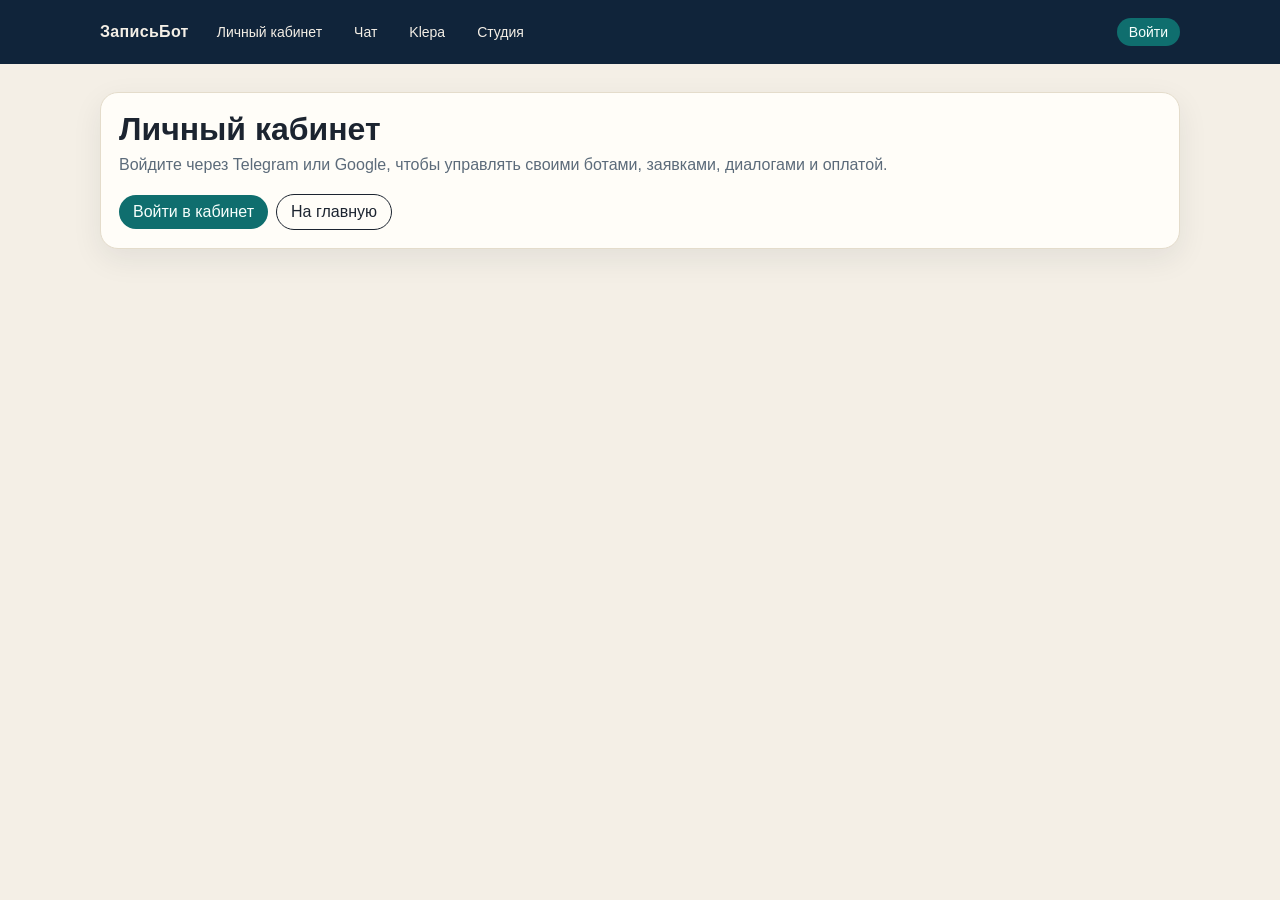
<file: cabinet/index.html>
<!DOCTYPE html><html  lang="ru"><head><meta charset="utf-8">
<meta name="viewport" content="width=device-width, initial-scale=1">
<title>Личный кабинет — ЗаписьБот</title>
<style>:root{color-scheme:light;--ink:#1c2430;--muted:#5c6b7a;--paper:#f4efe6;--card:#fffdf8;--line:#e4dccb;--accent:#0f6e6e;--accent-ink:#f7fffc;--warn:#8a5a12;--bad:#8d2f2f;--ok:#1d6b45;--shadow:0 10px 30px rgba(28,36,48,.08);font-family:Segoe UI,PT Sans,sans-serif}*{box-sizing:border-box}body{background:var(--paper);color:var(--ink);margin:0}a{color:inherit}button,input,select,textarea{font:inherit}button{cursor:pointer}.page{margin:0 auto;width:min(1080px,calc(100% - 32px))}.topbar{background:#10243a;color:#f4efe6;position:sticky;top:0;z-index:20}.topbar-row{align-items:center;display:flex;flex-wrap:wrap;gap:16px;min-height:64px}.wordmark{color:inherit;font-weight:700;letter-spacing:.02em;text-decoration:none}.nav{flex-wrap:wrap}.nav,.topbar-end{align-items:center;display:flex;gap:8px}.topbar-end{margin-left:auto}.btn,.nav-link{align-items:center;background:transparent;border:0;border-radius:999px;color:inherit;display:inline-flex;gap:6px;padding:8px 14px;text-decoration:none}.btn.primary{background:var(--accent);color:var(--accent-ink)}.btn.ghost{background:transparent;border:1px solid}.btn.danger{background:#f8d6d6;border:1px solid #e7b5b5;color:var(--bad)}.btn.warn{background:#f8e7c8;border:1px solid #e4cb99;color:var(--warn)}.btn.small{font-size:14px;padding:6px 12px}.btn:disabled{cursor:not-allowed;opacity:.55}.site-jump{color:#f4efe6}main{padding:28px 0 64px}h1{font-size:32px;margin:0 0 8px}.lead{color:var(--muted);margin:0 0 20px}.grid{display:grid;gap:16px;grid-template-columns:repeat(auto-fill,minmax(300px,1fr))}.card{background:var(--card);border:1px solid var(--line);border-radius:18px;box-shadow:var(--shadow);padding:18px}.card h2{font-size:20px;margin:0 0 6px}.row{display:flex;flex-wrap:wrap;gap:8px}.chip,.row{align-items:center}.chip{background:#efe6d4;border-radius:999px;display:inline-flex;font-size:13px;gap:4px;padding:2px 10px}.chip.ok{background:#d9f3e6;color:var(--ok)}.chip.warn{background:#f8e7c8;color:var(--warn)}.chip.bad{background:#f8d6d6;color:var(--bad)}.steps{color:var(--muted);display:flex;flex-wrap:wrap;font-size:13px;gap:8px;margin:12px 0}.steps span.done{color:var(--ok);font-weight:650}label{display:block;font-size:14px;margin:10px 0 4px}input,select,textarea{background:#fff;border:1px solid var(--line);border-radius:10px;padding:10px 12px;width:100%}input[type=checkbox]{width:auto}.tabs{display:flex;flex-wrap:wrap;gap:8px;margin:16px 0}.tabs button[aria-selected=true]{background:var(--accent);color:var(--accent-ink)}.list{display:flex;flex-direction:column;gap:8px}.item,.list>button{background:#fff;border:1px solid var(--line);border-radius:12px;padding:12px;text-align:left}.dialog{background:#10243a75;display:grid;inset:0;padding:16px;place-items:center;position:fixed}.dialog .card{width:min(420px,100%)}.error{color:var(--bad);font-size:14px}.ok-text{color:var(--ok);font-size:14px}.note{color:var(--muted);font-size:14px}.transcript{display:flex;flex-direction:column;gap:8px;margin-top:12px}.bubble{background:#fff;border:1px solid var(--line);border-radius:12px;padding:10px 12px}.bubble.user{background:#e7f4f4}.promo-box{background:#fff4df;border:1px solid #ebd2a2;border-radius:12px;font-size:14px;margin:10px 0;padding:10px 12px}.strike{opacity:.7;text-decoration:line-through}.filters-bar{align-items:end;display:grid;gap:10px;grid-template-columns:repeat(auto-fit,minmax(150px,1fr));margin-bottom:14px}.schedule-day{align-items:center;border-bottom:1px solid var(--line);display:flex;flex-wrap:wrap;gap:8px;padding:8px 0}.schedule-day:last-child{border-bottom:0}.schedule-toggle{gap:8px;margin:0;min-width:145px}.schedule-interval,.schedule-toggle{align-items:center;display:inline-flex}.schedule-interval{gap:6px}.schedule-interval input[type=time]{padding:6px 8px;width:auto}.split-dialogs{align-items:start;display:grid;gap:16px;grid-template-columns:1fr 1.25fr}@media(max-width:820px){.split-dialogs{grid-template-columns:1fr}}</style>
<style>.login-overlay[data-v-5df3099f]{align-items:center;background:#181d207a;color:#252b2f;display:flex;inset:0;justify-content:center;padding:24px;position:fixed;z-index:1000}.login-overlay[data-v-5df3099f],.login-panel[data-v-5df3099f]{overflow-y:auto;overscroll-behavior:contain}.login-panel[data-v-5df3099f]{background:#fff;border:1px solid #e3e7e8;border-radius:24px;box-shadow:0 24px 80px #181d2033;max-height:calc(100dvh - 48px);padding:36px;position:relative;width:min(460px,100%)}.login-close[data-v-5df3099f]{background:transparent;border:0;border-radius:12px;color:#60686d;display:grid;height:44px;padding:10px;place-items:center;position:absolute;right:12px;top:12px;width:44px}.login-close svg[data-v-5df3099f]{fill:none;height:20px;stroke:currentColor;stroke-linecap:round;stroke-width:1.8;width:20px}.login-close[data-v-5df3099f]:hover{background:#f2f4f4}.login-eyebrow[data-v-5df3099f]{color:#087f8c;font-size:12px;font-weight:700;letter-spacing:.04em;margin:0 32px 16px 0}.login-panel h2[data-v-5df3099f]{font-size:clamp(26px,5vw,30px);letter-spacing:-.03em;line-height:1.2;margin:0 0 12px}.login-description[data-v-5df3099f]{color:#60686d;font-size:15px;line-height:1.6;margin:0}.login-account[data-v-5df3099f]{background:#f7f8f8;border:1px solid #e3e7e8;border-radius:12px;margin:24px 0;padding:16px}.login-account strong[data-v-5df3099f]{font-size:14px;font-weight:650}.login-account p[data-v-5df3099f]{color:#60686d;font-size:13px;line-height:1.6;margin:6px 0 0}.login-consent[data-v-5df3099f]{align-items:flex-start;cursor:pointer;display:flex;font-size:14px;gap:12px;line-height:1.5;margin:0}.login-checkbox[data-v-5df3099f]{accent-color:#087f8c;border-radius:4px;cursor:pointer;flex:0 0 20px;height:20px;margin:1px 0 0;padding:0;width:20px}.login-hint[data-v-5df3099f]{color:#60686d;font-size:12px;line-height:1.5;margin:8px 0 24px 32px}.login-providers[data-v-5df3099f]{display:grid;gap:10px}.login-provider[data-v-5df3099f]{align-items:center;border:1px solid transparent;border-radius:12px;display:flex;font-size:14px;font-weight:650;gap:12px;justify-content:center;line-height:1.5;min-height:52px;padding:12px 16px;width:100%}.login-provider svg[data-v-5df3099f]{flex-shrink:0;height:20px;width:20px}.login-telegram[data-v-5df3099f]{background:#087f8c;color:#fff}.login-telegram[data-v-5df3099f]:hover:not(:disabled){box-shadow:inset 0 0 0 100px #0000001a}.login-google[data-v-5df3099f]{background:#fff;border-color:#d5dbde;color:#252b2f}.login-google[data-v-5df3099f]:hover:not(:disabled){background:#f2f4f4}.login-google-mark[data-v-5df3099f]{font-size:20px;font-weight:700;line-height:1;width:20px}.login-provider[data-v-5df3099f]:disabled{cursor:not-allowed;opacity:.5}.login-checkbox[data-v-5df3099f]:focus-visible,.login-close[data-v-5df3099f]:focus-visible,.login-provider[data-v-5df3099f]:focus-visible{outline:3px solid #087f8c;outline-offset:3px}.login-panel h2[data-v-5df3099f]:focus{outline:none}.login-error[data-v-5df3099f]{background:#f7f8f8;border:1px solid #60686d;border-radius:10px;font-size:14px;line-height:1.5;margin:16px 0 0;overflow-wrap:anywhere;padding:12px 14px}@media(max-width:520px){.login-overlay[data-v-5df3099f]{padding:12px}.login-panel[data-v-5df3099f]{border-radius:18px;max-height:calc(100dvh - 24px);padding:32px 24px 24px}}</style>
<style>.guest-header[data-v-ba867123]{background:#fafcfc;border-bottom:1px solid #e5ecee;color:#182b33;position:sticky;top:0;z-index:20}.guest-header-row[data-v-ba867123]{align-items:center;display:flex;gap:26px;margin-inline:auto;min-height:76px;width:min(1240px,calc(100% - 80px))}.guest-wordmark[data-v-ba867123]{font-size:23px;font-weight:750;letter-spacing:-.045em;text-decoration:none;white-space:nowrap}.guest-wordmark>span[data-v-ba867123]{color:#087f8c}.guest-tagline[data-v-ba867123]{border-left:1px solid #dce5e7;color:#586d75;font-size:11px;padding-left:26px}.guest-navigation[data-v-ba867123]{align-items:center;display:flex;gap:16px;margin-left:auto}.guest-example[data-v-ba867123]{color:#5d7780;margin-right:10px}.guest-cabinet[data-v-ba867123],.guest-example[data-v-ba867123]{font-size:12px;text-decoration:none}.guest-cabinet[data-v-ba867123]{align-items:center;background:#087f8c;border:1px solid #087f8c;border-radius:7px;color:#fff;display:inline-flex;font-weight:650;gap:10px;padding:9px 16px;white-space:nowrap}.guest-cabinet[data-v-ba867123]:hover{background:#066775;border-color:#066775}.guest-login[data-v-ba867123]{align-items:center;background:#fff;border:1px solid #d5e2e5;border-radius:7px;color:#284b56;display:flex;font-size:12px;font-weight:600;gap:18px;padding:9px 16px;white-space:nowrap}.guest-login[data-v-ba867123]:hover{background:#eaf3f4}.guest-header[data-v-ba867123] :is(a,button):focus-visible{outline:2px solid #087f8c;outline-offset:4px}@media(max-width:1100px){.guest-header-row[data-v-ba867123]{width:calc(100% - 48px)}}@media(max-width:820px){.guest-tagline[data-v-ba867123]{display:none}}@media(max-width:540px){.guest-header-row[data-v-ba867123]{gap:12px;min-height:64px;width:calc(100% - 36px)}.guest-wordmark[data-v-ba867123]{font-size:21px}.guest-navigation[data-v-ba867123]{gap:8px}.guest-example[data-v-ba867123]{display:none}.guest-cabinet[data-v-ba867123],.guest-login[data-v-ba867123]{gap:8px;padding:8px 12px}}</style>
<link rel="preload" as="fetch" crossorigin="anonymous" href="/cabinet/_payload.json?_b=1c198b83-8a7e-4cd6-9bba-3f08913deb53">
<link rel="modulepreload" as="script" crossorigin href="/_nuxt/CLYwnea7.js">
<link rel="modulepreload" as="script" crossorigin href="/_nuxt/UgOvhBO6.js">
<link rel="modulepreload" as="script" crossorigin href="/_nuxt/Di-CdJKg.js">
<link rel="modulepreload" as="script" crossorigin href="/_nuxt/DevroZIY.js">
<link rel="modulepreload" as="script" crossorigin href="/_nuxt/BeqNGTyC.js">
<link rel="modulepreload" as="script" crossorigin href="/_nuxt/pWaXUrEN.js">
<link rel="modulepreload" as="script" crossorigin href="/_nuxt/vXeeJMiE.js">
<script type="module" src="/_nuxt/CLYwnea7.js" crossorigin></script>
<link rel="prefetch" as="script" crossorigin href="/_nuxt/g5vyt-Rd.js">
<link rel="prefetch" as="script" crossorigin href="/_nuxt/CnV52vmi.js">
<meta name="description" content="Витрина и личный кабинет владельца ЗаписьБота.">
<meta name="robots" content="noindex, nofollow">
<meta name="theme-color" content="#10243a">
<link rel="icon" type="image/svg+xml" href="/favicon.svg"></head><body><!--teleport start anchor--><!----><!--teleport anchor--><div id="__nuxt"><div data-v-ba867123><header class="topbar" data-v-ba867123><div class="page topbar-row" data-v-ba867123><a href="/" class="wordmark" data-v-ba867123>ЗаписьБот</a><nav class="nav" aria-label="Сайты" data-v-ba867123><a aria-current="page" href="/cabinet/" class="router-link-active router-link-exact-active btn small site-jump" data-v-ba867123>Личный кабинет</a><button type="button" class="btn small site-jump" data-v-ba867123>Чат</button><button type="button" class="btn small site-jump" data-v-ba867123>Klepa</button><button type="button" class="btn small site-jump" data-v-ba867123>Студия</button></nav><div class="topbar-end" data-v-ba867123><button type="button" class="btn primary small" data-v-ba867123>Войти</button></div></div></header><main data-v-ba867123><!--[--><div></div><div class="page"><p class="note">Загружаем личный кабинет…</p></div><!--]--></main><!--teleport start--><!--teleport end--></div></div><div id="teleports"></div><script>window.__NUXT__={};window.__NUXT__.config={public:{siteUrl:"https://agent.gpt-chat.by",apiBase:"https://api.gpt-chat.by/api",telegramBotId:"7714752762"},app:{baseURL:"/",buildId:"1c198b83-8a7e-4cd6-9bba-3f08913deb53",buildAssetsDir:"/_nuxt/",cdnURL:""}}</script>
<script type="application/json" data-nuxt-data="nuxt-app" data-ssr="true" id="__NUXT_DATA__" data-src="/cabinet/_payload.json?_b=1c198b83-8a7e-4cd6-9bba-3f08913deb53">[{"state":1,"once":5,"_errors":6,"serverRendered":8,"path":9,"prerenderedAt":10},["Reactive",2],{"$sagent-login-open":3,"$sagent-login-consent":3,"$sagent-login-token":4,"$sagent-login-refresh":4,"$sagent-login-error":4},false,"",["Set"],["ShallowReactive",7],{},true,"\u002Fcabinet",1795024599342]</script></body></html>
</file>
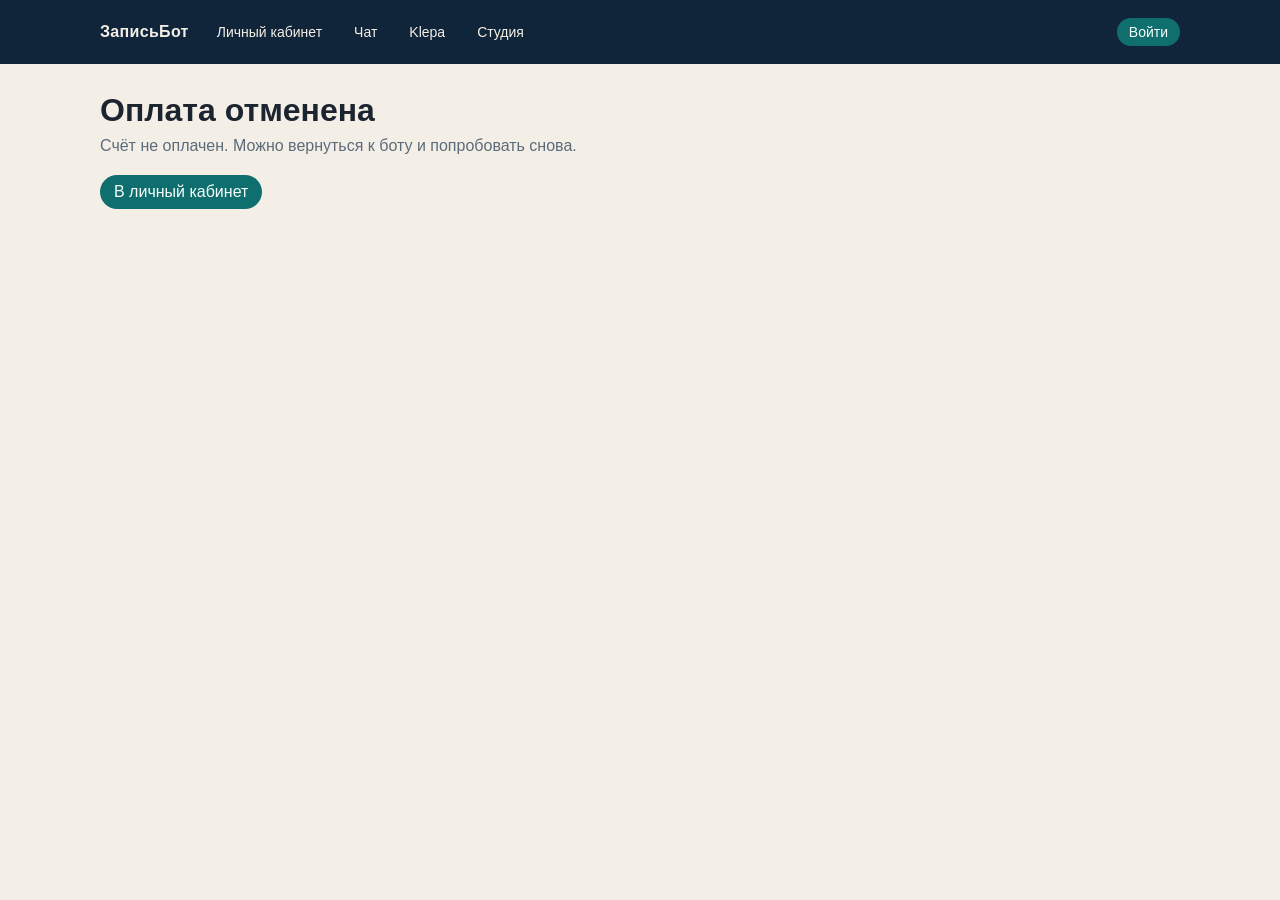
<file: payment-cancel/index.html>
<!DOCTYPE html><html  lang="ru"><head><meta charset="utf-8">
<meta name="viewport" content="width=device-width, initial-scale=1">
<title>Оплата отменена — ЗаписьБот</title>
<style>:root{color-scheme:light;--ink:#1c2430;--muted:#5c6b7a;--paper:#f4efe6;--card:#fffdf8;--line:#e4dccb;--accent:#0f6e6e;--accent-ink:#f7fffc;--warn:#8a5a12;--bad:#8d2f2f;--ok:#1d6b45;--shadow:0 10px 30px rgba(28,36,48,.08);font-family:Segoe UI,PT Sans,sans-serif}*{box-sizing:border-box}body{background:var(--paper);color:var(--ink);margin:0}a{color:inherit}button,input,select,textarea{font:inherit}button{cursor:pointer}.page{margin:0 auto;width:min(1080px,calc(100% - 32px))}.topbar{background:#10243a;color:#f4efe6;position:sticky;top:0;z-index:20}.topbar-row{align-items:center;display:flex;flex-wrap:wrap;gap:16px;min-height:64px}.wordmark{color:inherit;font-weight:700;letter-spacing:.02em;text-decoration:none}.nav{flex-wrap:wrap}.nav,.topbar-end{align-items:center;display:flex;gap:8px}.topbar-end{margin-left:auto}.btn,.nav-link{align-items:center;background:transparent;border:0;border-radius:999px;color:inherit;display:inline-flex;gap:6px;padding:8px 14px;text-decoration:none}.btn.primary{background:var(--accent);color:var(--accent-ink)}.btn.ghost{background:transparent;border:1px solid}.btn.danger{background:#f8d6d6;border:1px solid #e7b5b5;color:var(--bad)}.btn.warn{background:#f8e7c8;border:1px solid #e4cb99;color:var(--warn)}.btn.small{font-size:14px;padding:6px 12px}.btn:disabled{cursor:not-allowed;opacity:.55}.site-jump{color:#f4efe6}main{padding:28px 0 64px}h1{font-size:32px;margin:0 0 8px}.lead{color:var(--muted);margin:0 0 20px}.grid{display:grid;gap:16px;grid-template-columns:repeat(auto-fill,minmax(300px,1fr))}.card{background:var(--card);border:1px solid var(--line);border-radius:18px;box-shadow:var(--shadow);padding:18px}.card h2{font-size:20px;margin:0 0 6px}.row{display:flex;flex-wrap:wrap;gap:8px}.chip,.row{align-items:center}.chip{background:#efe6d4;border-radius:999px;display:inline-flex;font-size:13px;gap:4px;padding:2px 10px}.chip.ok{background:#d9f3e6;color:var(--ok)}.chip.warn{background:#f8e7c8;color:var(--warn)}.chip.bad{background:#f8d6d6;color:var(--bad)}.steps{color:var(--muted);display:flex;flex-wrap:wrap;font-size:13px;gap:8px;margin:12px 0}.steps span.done{color:var(--ok);font-weight:650}label{display:block;font-size:14px;margin:10px 0 4px}input,select,textarea{background:#fff;border:1px solid var(--line);border-radius:10px;padding:10px 12px;width:100%}input[type=checkbox]{width:auto}.tabs{display:flex;flex-wrap:wrap;gap:8px;margin:16px 0}.tabs button[aria-selected=true]{background:var(--accent);color:var(--accent-ink)}.list{display:flex;flex-direction:column;gap:8px}.item,.list>button{background:#fff;border:1px solid var(--line);border-radius:12px;padding:12px;text-align:left}.dialog{background:#10243a75;display:grid;inset:0;padding:16px;place-items:center;position:fixed}.dialog .card{width:min(420px,100%)}.error{color:var(--bad);font-size:14px}.ok-text{color:var(--ok);font-size:14px}.note{color:var(--muted);font-size:14px}.transcript{display:flex;flex-direction:column;gap:8px;margin-top:12px}.bubble{background:#fff;border:1px solid var(--line);border-radius:12px;padding:10px 12px}.bubble.user{background:#e7f4f4}.promo-box{background:#fff4df;border:1px solid #ebd2a2;border-radius:12px;font-size:14px;margin:10px 0;padding:10px 12px}.strike{opacity:.7;text-decoration:line-through}.filters-bar{align-items:end;display:grid;gap:10px;grid-template-columns:repeat(auto-fit,minmax(150px,1fr));margin-bottom:14px}.schedule-day{align-items:center;border-bottom:1px solid var(--line);display:flex;flex-wrap:wrap;gap:8px;padding:8px 0}.schedule-day:last-child{border-bottom:0}.schedule-toggle{gap:8px;margin:0;min-width:145px}.schedule-interval,.schedule-toggle{align-items:center;display:inline-flex}.schedule-interval{gap:6px}.schedule-interval input[type=time]{padding:6px 8px;width:auto}.split-dialogs{align-items:start;display:grid;gap:16px;grid-template-columns:1fr 1.25fr}@media(max-width:820px){.split-dialogs{grid-template-columns:1fr}}</style>
<style>.login-overlay[data-v-5df3099f]{align-items:center;background:#181d207a;color:#252b2f;display:flex;inset:0;justify-content:center;padding:24px;position:fixed;z-index:1000}.login-overlay[data-v-5df3099f],.login-panel[data-v-5df3099f]{overflow-y:auto;overscroll-behavior:contain}.login-panel[data-v-5df3099f]{background:#fff;border:1px solid #e3e7e8;border-radius:24px;box-shadow:0 24px 80px #181d2033;max-height:calc(100dvh - 48px);padding:36px;position:relative;width:min(460px,100%)}.login-close[data-v-5df3099f]{background:transparent;border:0;border-radius:12px;color:#60686d;display:grid;height:44px;padding:10px;place-items:center;position:absolute;right:12px;top:12px;width:44px}.login-close svg[data-v-5df3099f]{fill:none;height:20px;stroke:currentColor;stroke-linecap:round;stroke-width:1.8;width:20px}.login-close[data-v-5df3099f]:hover{background:#f2f4f4}.login-eyebrow[data-v-5df3099f]{color:#087f8c;font-size:12px;font-weight:700;letter-spacing:.04em;margin:0 32px 16px 0}.login-panel h2[data-v-5df3099f]{font-size:clamp(26px,5vw,30px);letter-spacing:-.03em;line-height:1.2;margin:0 0 12px}.login-description[data-v-5df3099f]{color:#60686d;font-size:15px;line-height:1.6;margin:0}.login-account[data-v-5df3099f]{background:#f7f8f8;border:1px solid #e3e7e8;border-radius:12px;margin:24px 0;padding:16px}.login-account strong[data-v-5df3099f]{font-size:14px;font-weight:650}.login-account p[data-v-5df3099f]{color:#60686d;font-size:13px;line-height:1.6;margin:6px 0 0}.login-consent[data-v-5df3099f]{align-items:flex-start;cursor:pointer;display:flex;font-size:14px;gap:12px;line-height:1.5;margin:0}.login-checkbox[data-v-5df3099f]{accent-color:#087f8c;border-radius:4px;cursor:pointer;flex:0 0 20px;height:20px;margin:1px 0 0;padding:0;width:20px}.login-hint[data-v-5df3099f]{color:#60686d;font-size:12px;line-height:1.5;margin:8px 0 24px 32px}.login-providers[data-v-5df3099f]{display:grid;gap:10px}.login-provider[data-v-5df3099f]{align-items:center;border:1px solid transparent;border-radius:12px;display:flex;font-size:14px;font-weight:650;gap:12px;justify-content:center;line-height:1.5;min-height:52px;padding:12px 16px;width:100%}.login-provider svg[data-v-5df3099f]{flex-shrink:0;height:20px;width:20px}.login-telegram[data-v-5df3099f]{background:#087f8c;color:#fff}.login-telegram[data-v-5df3099f]:hover:not(:disabled){box-shadow:inset 0 0 0 100px #0000001a}.login-google[data-v-5df3099f]{background:#fff;border-color:#d5dbde;color:#252b2f}.login-google[data-v-5df3099f]:hover:not(:disabled){background:#f2f4f4}.login-google-mark[data-v-5df3099f]{font-size:20px;font-weight:700;line-height:1;width:20px}.login-provider[data-v-5df3099f]:disabled{cursor:not-allowed;opacity:.5}.login-checkbox[data-v-5df3099f]:focus-visible,.login-close[data-v-5df3099f]:focus-visible,.login-provider[data-v-5df3099f]:focus-visible{outline:3px solid #087f8c;outline-offset:3px}.login-panel h2[data-v-5df3099f]:focus{outline:none}.login-error[data-v-5df3099f]{background:#f7f8f8;border:1px solid #60686d;border-radius:10px;font-size:14px;line-height:1.5;margin:16px 0 0;overflow-wrap:anywhere;padding:12px 14px}@media(max-width:520px){.login-overlay[data-v-5df3099f]{padding:12px}.login-panel[data-v-5df3099f]{border-radius:18px;max-height:calc(100dvh - 24px);padding:32px 24px 24px}}</style>
<style>.guest-header[data-v-ba867123]{background:#fafcfc;border-bottom:1px solid #e5ecee;color:#182b33;position:sticky;top:0;z-index:20}.guest-header-row[data-v-ba867123]{align-items:center;display:flex;gap:26px;margin-inline:auto;min-height:76px;width:min(1240px,calc(100% - 80px))}.guest-wordmark[data-v-ba867123]{font-size:23px;font-weight:750;letter-spacing:-.045em;text-decoration:none;white-space:nowrap}.guest-wordmark>span[data-v-ba867123]{color:#087f8c}.guest-tagline[data-v-ba867123]{border-left:1px solid #dce5e7;color:#586d75;font-size:11px;padding-left:26px}.guest-navigation[data-v-ba867123]{align-items:center;display:flex;gap:16px;margin-left:auto}.guest-example[data-v-ba867123]{color:#5d7780;margin-right:10px}.guest-cabinet[data-v-ba867123],.guest-example[data-v-ba867123]{font-size:12px;text-decoration:none}.guest-cabinet[data-v-ba867123]{align-items:center;background:#087f8c;border:1px solid #087f8c;border-radius:7px;color:#fff;display:inline-flex;font-weight:650;gap:10px;padding:9px 16px;white-space:nowrap}.guest-cabinet[data-v-ba867123]:hover{background:#066775;border-color:#066775}.guest-login[data-v-ba867123]{align-items:center;background:#fff;border:1px solid #d5e2e5;border-radius:7px;color:#284b56;display:flex;font-size:12px;font-weight:600;gap:18px;padding:9px 16px;white-space:nowrap}.guest-login[data-v-ba867123]:hover{background:#eaf3f4}.guest-header[data-v-ba867123] :is(a,button):focus-visible{outline:2px solid #087f8c;outline-offset:4px}@media(max-width:1100px){.guest-header-row[data-v-ba867123]{width:calc(100% - 48px)}}@media(max-width:820px){.guest-tagline[data-v-ba867123]{display:none}}@media(max-width:540px){.guest-header-row[data-v-ba867123]{gap:12px;min-height:64px;width:calc(100% - 36px)}.guest-wordmark[data-v-ba867123]{font-size:21px}.guest-navigation[data-v-ba867123]{gap:8px}.guest-example[data-v-ba867123]{display:none}.guest-cabinet[data-v-ba867123],.guest-login[data-v-ba867123]{gap:8px;padding:8px 12px}}</style>
<link rel="preload" as="fetch" crossorigin="anonymous" href="/payment-cancel/_payload.json?_b=1c198b83-8a7e-4cd6-9bba-3f08913deb53">
<link rel="modulepreload" as="script" crossorigin href="/_nuxt/CLYwnea7.js">
<link rel="modulepreload" as="script" crossorigin href="/_nuxt/UgOvhBO6.js">
<link rel="modulepreload" as="script" crossorigin href="/_nuxt/Di-CdJKg.js">
<link rel="modulepreload" as="script" crossorigin href="/_nuxt/DevroZIY.js">
<link rel="modulepreload" as="script" crossorigin href="/_nuxt/Iyo-azqg.js">
<script type="module" src="/_nuxt/CLYwnea7.js" crossorigin></script>
<link rel="prefetch" as="script" crossorigin href="/_nuxt/g5vyt-Rd.js">
<link rel="prefetch" as="script" crossorigin href="/_nuxt/CnV52vmi.js">
<meta name="description" content="Витрина и личный кабинет владельца ЗаписьБота.">
<meta name="robots" content="noindex, nofollow">
<meta name="theme-color" content="#10243a">
<link rel="icon" type="image/svg+xml" href="/favicon.svg"></head><body><!--teleport start anchor--><!----><!--teleport anchor--><div id="__nuxt"><div data-v-ba867123><header class="topbar" data-v-ba867123><div class="page topbar-row" data-v-ba867123><a href="/" class="wordmark" data-v-ba867123>ЗаписьБот</a><nav class="nav" aria-label="Сайты" data-v-ba867123><a href="/cabinet/" class="btn small site-jump" data-v-ba867123>Личный кабинет</a><button type="button" class="btn small site-jump" data-v-ba867123>Чат</button><button type="button" class="btn small site-jump" data-v-ba867123>Klepa</button><button type="button" class="btn small site-jump" data-v-ba867123>Студия</button></nav><div class="topbar-end" data-v-ba867123><button type="button" class="btn primary small" data-v-ba867123>Войти</button></div></div></header><main data-v-ba867123><!--[--><div></div><div class="page"><h1>Оплата отменена</h1><p class="lead">Счёт не оплачен. Можно вернуться к боту и попробовать снова.</p><a href="/cabinet/" class="btn primary">В личный кабинет</a></div><!--]--></main><!--teleport start--><!--teleport end--></div></div><div id="teleports"></div><script>window.__NUXT__={};window.__NUXT__.config={public:{siteUrl:"https://agent.gpt-chat.by",apiBase:"https://api.gpt-chat.by/api",telegramBotId:"7714752762"},app:{baseURL:"/",buildId:"1c198b83-8a7e-4cd6-9bba-3f08913deb53",buildAssetsDir:"/_nuxt/",cdnURL:""}}</script>
<script type="application/json" data-nuxt-data="nuxt-app" data-ssr="true" id="__NUXT_DATA__" data-src="/payment-cancel/_payload.json?_b=1c198b83-8a7e-4cd6-9bba-3f08913deb53">[{"state":1,"once":5,"_errors":6,"serverRendered":8,"path":9,"prerenderedAt":10},["Reactive",2],{"$sagent-login-open":3,"$sagent-login-consent":3,"$sagent-login-token":4,"$sagent-login-refresh":4,"$sagent-login-error":4},false,"",["Set"],["ShallowReactive",7],{},true,"\u002Fpayment-cancel",1795024598967]</script></body></html>
</file>
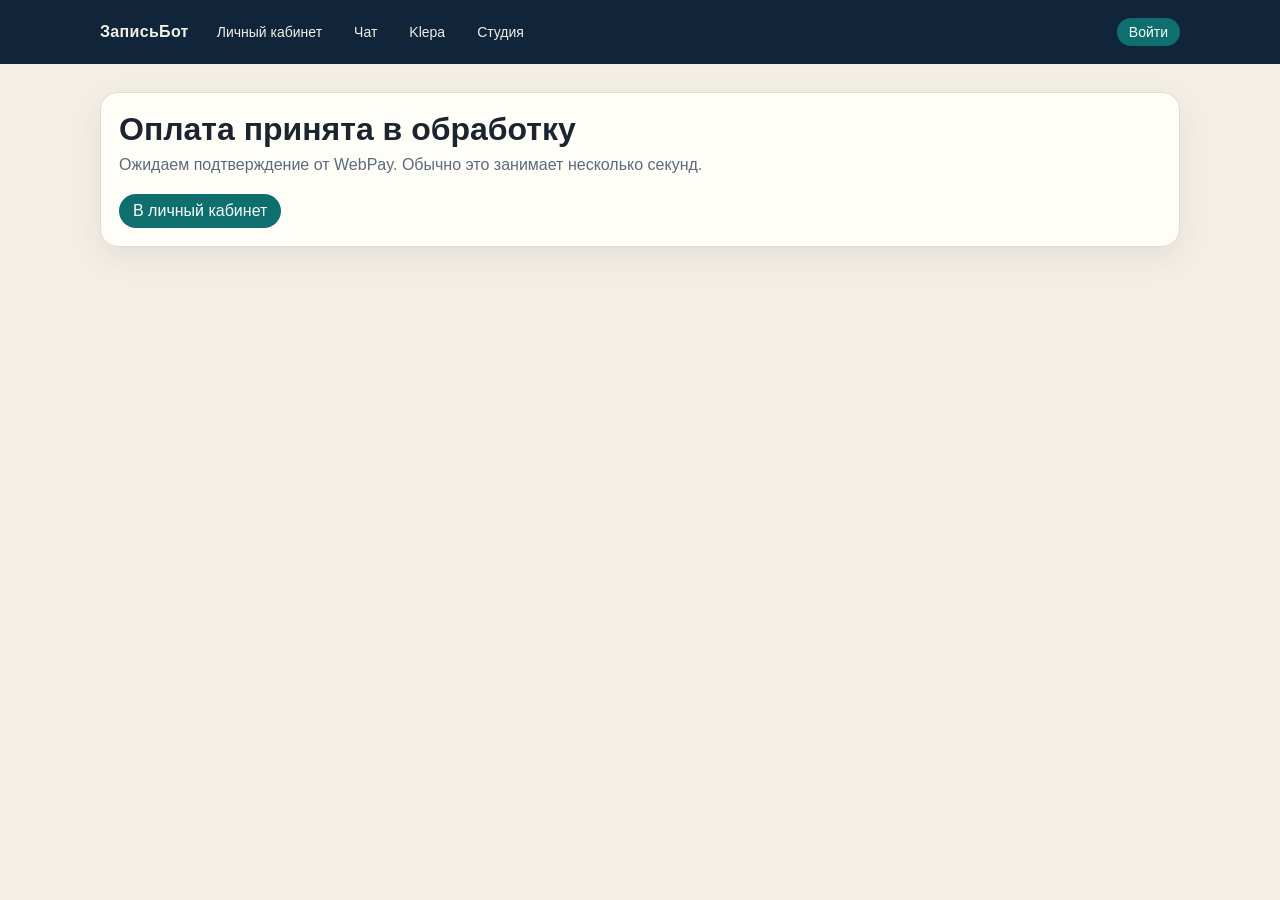
<file: payment-success/index.html>
<!DOCTYPE html><html  lang="ru"><head><meta charset="utf-8">
<meta name="viewport" content="width=device-width, initial-scale=1">
<title>Статус оплаты — ЗаписьБот</title>
<style>:root{color-scheme:light;--ink:#1c2430;--muted:#5c6b7a;--paper:#f4efe6;--card:#fffdf8;--line:#e4dccb;--accent:#0f6e6e;--accent-ink:#f7fffc;--warn:#8a5a12;--bad:#8d2f2f;--ok:#1d6b45;--shadow:0 10px 30px rgba(28,36,48,.08);font-family:Segoe UI,PT Sans,sans-serif}*{box-sizing:border-box}body{background:var(--paper);color:var(--ink);margin:0}a{color:inherit}button,input,select,textarea{font:inherit}button{cursor:pointer}.page{margin:0 auto;width:min(1080px,calc(100% - 32px))}.topbar{background:#10243a;color:#f4efe6;position:sticky;top:0;z-index:20}.topbar-row{align-items:center;display:flex;flex-wrap:wrap;gap:16px;min-height:64px}.wordmark{color:inherit;font-weight:700;letter-spacing:.02em;text-decoration:none}.nav{flex-wrap:wrap}.nav,.topbar-end{align-items:center;display:flex;gap:8px}.topbar-end{margin-left:auto}.btn,.nav-link{align-items:center;background:transparent;border:0;border-radius:999px;color:inherit;display:inline-flex;gap:6px;padding:8px 14px;text-decoration:none}.btn.primary{background:var(--accent);color:var(--accent-ink)}.btn.ghost{background:transparent;border:1px solid}.btn.danger{background:#f8d6d6;border:1px solid #e7b5b5;color:var(--bad)}.btn.warn{background:#f8e7c8;border:1px solid #e4cb99;color:var(--warn)}.btn.small{font-size:14px;padding:6px 12px}.btn:disabled{cursor:not-allowed;opacity:.55}.site-jump{color:#f4efe6}main{padding:28px 0 64px}h1{font-size:32px;margin:0 0 8px}.lead{color:var(--muted);margin:0 0 20px}.grid{display:grid;gap:16px;grid-template-columns:repeat(auto-fill,minmax(300px,1fr))}.card{background:var(--card);border:1px solid var(--line);border-radius:18px;box-shadow:var(--shadow);padding:18px}.card h2{font-size:20px;margin:0 0 6px}.row{display:flex;flex-wrap:wrap;gap:8px}.chip,.row{align-items:center}.chip{background:#efe6d4;border-radius:999px;display:inline-flex;font-size:13px;gap:4px;padding:2px 10px}.chip.ok{background:#d9f3e6;color:var(--ok)}.chip.warn{background:#f8e7c8;color:var(--warn)}.chip.bad{background:#f8d6d6;color:var(--bad)}.steps{color:var(--muted);display:flex;flex-wrap:wrap;font-size:13px;gap:8px;margin:12px 0}.steps span.done{color:var(--ok);font-weight:650}label{display:block;font-size:14px;margin:10px 0 4px}input,select,textarea{background:#fff;border:1px solid var(--line);border-radius:10px;padding:10px 12px;width:100%}input[type=checkbox]{width:auto}.tabs{display:flex;flex-wrap:wrap;gap:8px;margin:16px 0}.tabs button[aria-selected=true]{background:var(--accent);color:var(--accent-ink)}.list{display:flex;flex-direction:column;gap:8px}.item,.list>button{background:#fff;border:1px solid var(--line);border-radius:12px;padding:12px;text-align:left}.dialog{background:#10243a75;display:grid;inset:0;padding:16px;place-items:center;position:fixed}.dialog .card{width:min(420px,100%)}.error{color:var(--bad);font-size:14px}.ok-text{color:var(--ok);font-size:14px}.note{color:var(--muted);font-size:14px}.transcript{display:flex;flex-direction:column;gap:8px;margin-top:12px}.bubble{background:#fff;border:1px solid var(--line);border-radius:12px;padding:10px 12px}.bubble.user{background:#e7f4f4}.promo-box{background:#fff4df;border:1px solid #ebd2a2;border-radius:12px;font-size:14px;margin:10px 0;padding:10px 12px}.strike{opacity:.7;text-decoration:line-through}.filters-bar{align-items:end;display:grid;gap:10px;grid-template-columns:repeat(auto-fit,minmax(150px,1fr));margin-bottom:14px}.schedule-day{align-items:center;border-bottom:1px solid var(--line);display:flex;flex-wrap:wrap;gap:8px;padding:8px 0}.schedule-day:last-child{border-bottom:0}.schedule-toggle{gap:8px;margin:0;min-width:145px}.schedule-interval,.schedule-toggle{align-items:center;display:inline-flex}.schedule-interval{gap:6px}.schedule-interval input[type=time]{padding:6px 8px;width:auto}.split-dialogs{align-items:start;display:grid;gap:16px;grid-template-columns:1fr 1.25fr}@media(max-width:820px){.split-dialogs{grid-template-columns:1fr}}</style>
<style>.login-overlay[data-v-5df3099f]{align-items:center;background:#181d207a;color:#252b2f;display:flex;inset:0;justify-content:center;padding:24px;position:fixed;z-index:1000}.login-overlay[data-v-5df3099f],.login-panel[data-v-5df3099f]{overflow-y:auto;overscroll-behavior:contain}.login-panel[data-v-5df3099f]{background:#fff;border:1px solid #e3e7e8;border-radius:24px;box-shadow:0 24px 80px #181d2033;max-height:calc(100dvh - 48px);padding:36px;position:relative;width:min(460px,100%)}.login-close[data-v-5df3099f]{background:transparent;border:0;border-radius:12px;color:#60686d;display:grid;height:44px;padding:10px;place-items:center;position:absolute;right:12px;top:12px;width:44px}.login-close svg[data-v-5df3099f]{fill:none;height:20px;stroke:currentColor;stroke-linecap:round;stroke-width:1.8;width:20px}.login-close[data-v-5df3099f]:hover{background:#f2f4f4}.login-eyebrow[data-v-5df3099f]{color:#087f8c;font-size:12px;font-weight:700;letter-spacing:.04em;margin:0 32px 16px 0}.login-panel h2[data-v-5df3099f]{font-size:clamp(26px,5vw,30px);letter-spacing:-.03em;line-height:1.2;margin:0 0 12px}.login-description[data-v-5df3099f]{color:#60686d;font-size:15px;line-height:1.6;margin:0}.login-account[data-v-5df3099f]{background:#f7f8f8;border:1px solid #e3e7e8;border-radius:12px;margin:24px 0;padding:16px}.login-account strong[data-v-5df3099f]{font-size:14px;font-weight:650}.login-account p[data-v-5df3099f]{color:#60686d;font-size:13px;line-height:1.6;margin:6px 0 0}.login-consent[data-v-5df3099f]{align-items:flex-start;cursor:pointer;display:flex;font-size:14px;gap:12px;line-height:1.5;margin:0}.login-checkbox[data-v-5df3099f]{accent-color:#087f8c;border-radius:4px;cursor:pointer;flex:0 0 20px;height:20px;margin:1px 0 0;padding:0;width:20px}.login-hint[data-v-5df3099f]{color:#60686d;font-size:12px;line-height:1.5;margin:8px 0 24px 32px}.login-providers[data-v-5df3099f]{display:grid;gap:10px}.login-provider[data-v-5df3099f]{align-items:center;border:1px solid transparent;border-radius:12px;display:flex;font-size:14px;font-weight:650;gap:12px;justify-content:center;line-height:1.5;min-height:52px;padding:12px 16px;width:100%}.login-provider svg[data-v-5df3099f]{flex-shrink:0;height:20px;width:20px}.login-telegram[data-v-5df3099f]{background:#087f8c;color:#fff}.login-telegram[data-v-5df3099f]:hover:not(:disabled){box-shadow:inset 0 0 0 100px #0000001a}.login-google[data-v-5df3099f]{background:#fff;border-color:#d5dbde;color:#252b2f}.login-google[data-v-5df3099f]:hover:not(:disabled){background:#f2f4f4}.login-google-mark[data-v-5df3099f]{font-size:20px;font-weight:700;line-height:1;width:20px}.login-provider[data-v-5df3099f]:disabled{cursor:not-allowed;opacity:.5}.login-checkbox[data-v-5df3099f]:focus-visible,.login-close[data-v-5df3099f]:focus-visible,.login-provider[data-v-5df3099f]:focus-visible{outline:3px solid #087f8c;outline-offset:3px}.login-panel h2[data-v-5df3099f]:focus{outline:none}.login-error[data-v-5df3099f]{background:#f7f8f8;border:1px solid #60686d;border-radius:10px;font-size:14px;line-height:1.5;margin:16px 0 0;overflow-wrap:anywhere;padding:12px 14px}@media(max-width:520px){.login-overlay[data-v-5df3099f]{padding:12px}.login-panel[data-v-5df3099f]{border-radius:18px;max-height:calc(100dvh - 24px);padding:32px 24px 24px}}</style>
<style>.guest-header[data-v-ba867123]{background:#fafcfc;border-bottom:1px solid #e5ecee;color:#182b33;position:sticky;top:0;z-index:20}.guest-header-row[data-v-ba867123]{align-items:center;display:flex;gap:26px;margin-inline:auto;min-height:76px;width:min(1240px,calc(100% - 80px))}.guest-wordmark[data-v-ba867123]{font-size:23px;font-weight:750;letter-spacing:-.045em;text-decoration:none;white-space:nowrap}.guest-wordmark>span[data-v-ba867123]{color:#087f8c}.guest-tagline[data-v-ba867123]{border-left:1px solid #dce5e7;color:#586d75;font-size:11px;padding-left:26px}.guest-navigation[data-v-ba867123]{align-items:center;display:flex;gap:16px;margin-left:auto}.guest-example[data-v-ba867123]{color:#5d7780;margin-right:10px}.guest-cabinet[data-v-ba867123],.guest-example[data-v-ba867123]{font-size:12px;text-decoration:none}.guest-cabinet[data-v-ba867123]{align-items:center;background:#087f8c;border:1px solid #087f8c;border-radius:7px;color:#fff;display:inline-flex;font-weight:650;gap:10px;padding:9px 16px;white-space:nowrap}.guest-cabinet[data-v-ba867123]:hover{background:#066775;border-color:#066775}.guest-login[data-v-ba867123]{align-items:center;background:#fff;border:1px solid #d5e2e5;border-radius:7px;color:#284b56;display:flex;font-size:12px;font-weight:600;gap:18px;padding:9px 16px;white-space:nowrap}.guest-login[data-v-ba867123]:hover{background:#eaf3f4}.guest-header[data-v-ba867123] :is(a,button):focus-visible{outline:2px solid #087f8c;outline-offset:4px}@media(max-width:1100px){.guest-header-row[data-v-ba867123]{width:calc(100% - 48px)}}@media(max-width:820px){.guest-tagline[data-v-ba867123]{display:none}}@media(max-width:540px){.guest-header-row[data-v-ba867123]{gap:12px;min-height:64px;width:calc(100% - 36px)}.guest-wordmark[data-v-ba867123]{font-size:21px}.guest-navigation[data-v-ba867123]{gap:8px}.guest-example[data-v-ba867123]{display:none}.guest-cabinet[data-v-ba867123],.guest-login[data-v-ba867123]{gap:8px;padding:8px 12px}}</style>
<link rel="preload" as="fetch" crossorigin="anonymous" href="/payment-success/_payload.json?_b=1c198b83-8a7e-4cd6-9bba-3f08913deb53">
<link rel="modulepreload" as="script" crossorigin href="/_nuxt/CLYwnea7.js">
<link rel="modulepreload" as="script" crossorigin href="/_nuxt/UgOvhBO6.js">
<link rel="modulepreload" as="script" crossorigin href="/_nuxt/Di-CdJKg.js">
<link rel="modulepreload" as="script" crossorigin href="/_nuxt/DevroZIY.js">
<link rel="modulepreload" as="script" crossorigin href="/_nuxt/CSqPMVwF.js">
<link rel="modulepreload" as="script" crossorigin href="/_nuxt/pWaXUrEN.js">
<script type="module" src="/_nuxt/CLYwnea7.js" crossorigin></script>
<link rel="prefetch" as="script" crossorigin href="/_nuxt/g5vyt-Rd.js">
<link rel="prefetch" as="script" crossorigin href="/_nuxt/CnV52vmi.js">
<meta name="description" content="Витрина и личный кабинет владельца ЗаписьБота.">
<meta name="robots" content="noindex, nofollow">
<meta name="theme-color" content="#10243a">
<link rel="icon" type="image/svg+xml" href="/favicon.svg"></head><body><!--teleport start anchor--><!----><!--teleport anchor--><div id="__nuxt"><div data-v-ba867123><header class="topbar" data-v-ba867123><div class="page topbar-row" data-v-ba867123><a href="/" class="wordmark" data-v-ba867123>ЗаписьБот</a><nav class="nav" aria-label="Сайты" data-v-ba867123><a href="/cabinet/" class="btn small site-jump" data-v-ba867123>Личный кабинет</a><button type="button" class="btn small site-jump" data-v-ba867123>Чат</button><button type="button" class="btn small site-jump" data-v-ba867123>Klepa</button><button type="button" class="btn small site-jump" data-v-ba867123>Студия</button></nav><div class="topbar-end" data-v-ba867123><button type="button" class="btn primary small" data-v-ba867123>Войти</button></div></div></header><main data-v-ba867123><!--[--><div></div><div class="page"><div class="card"><h1>Оплата принята в обработку</h1><p class="lead">Ожидаем подтверждение от WebPay. Обычно это занимает несколько секунд.</p><!----><!----><div class="row" style="margin-top:16px;"><a href="/cabinet/" class="btn primary">В личный кабинет</a><!----></div></div></div><!--]--></main><!--teleport start--><!--teleport end--></div></div><div id="teleports"></div><script>window.__NUXT__={};window.__NUXT__.config={public:{siteUrl:"https://agent.gpt-chat.by",apiBase:"https://api.gpt-chat.by/api",telegramBotId:"7714752762"},app:{baseURL:"/",buildId:"1c198b83-8a7e-4cd6-9bba-3f08913deb53",buildAssetsDir:"/_nuxt/",cdnURL:""}}</script>
<script type="application/json" data-nuxt-data="nuxt-app" data-ssr="true" id="__NUXT_DATA__" data-src="/payment-success/_payload.json?_b=1c198b83-8a7e-4cd6-9bba-3f08913deb53">[{"state":1,"once":5,"_errors":6,"serverRendered":8,"path":9,"prerenderedAt":10},["Reactive",2],{"$sagent-login-open":3,"$sagent-login-consent":3,"$sagent-login-token":4,"$sagent-login-refresh":4,"$sagent-login-error":4},false,"",["Set"],["ShallowReactive",7],{},true,"\u002Fpayment-success",1795024598967]</script></body></html>
</file>
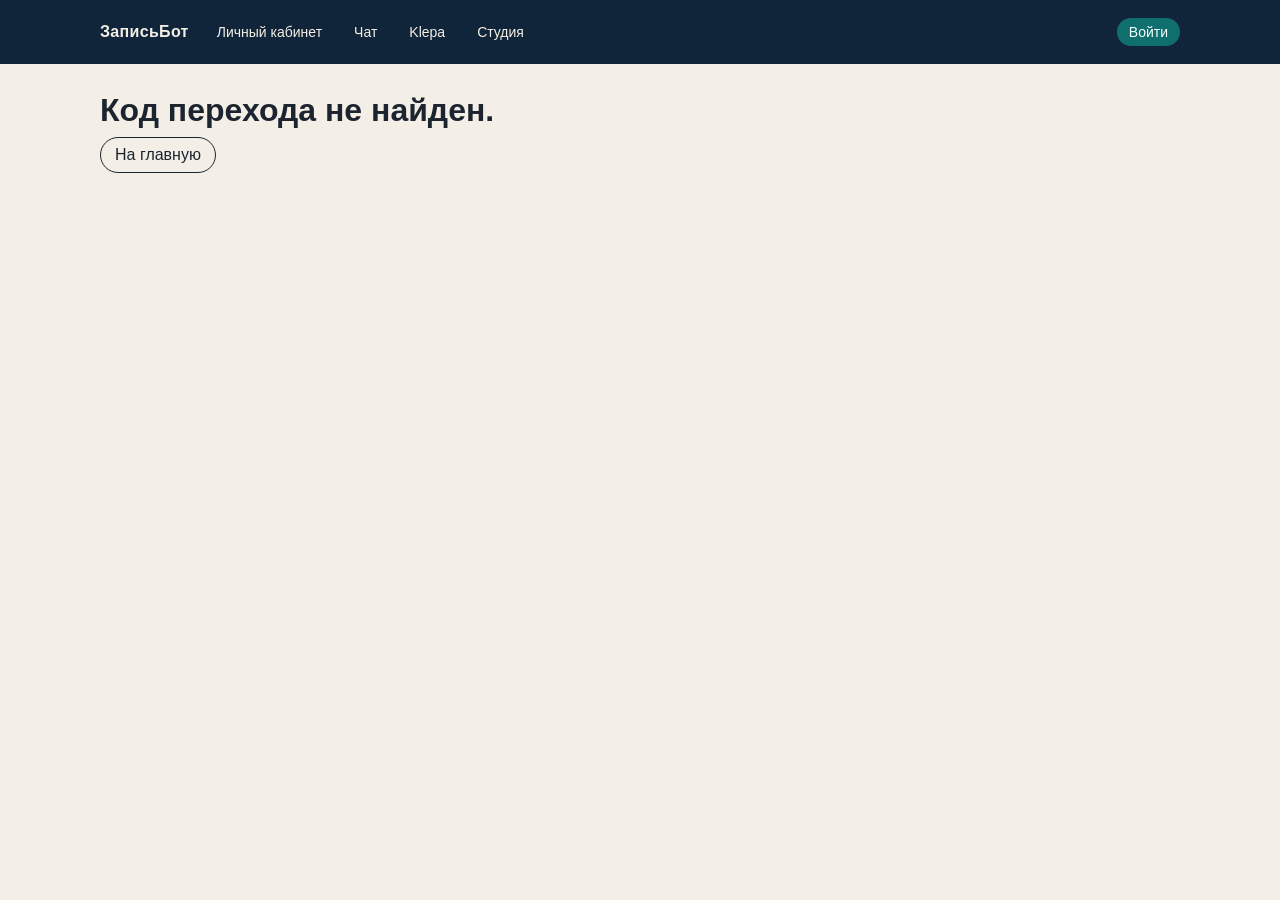
<file: auth/handoff/index.html>
<!DOCTYPE html><html  lang="ru"><head><meta charset="utf-8">
<meta name="viewport" content="width=device-width, initial-scale=1">
<title>ЗаписьБот — консультант в Telegram для вашего бизнеса</title>
<style>:root{color-scheme:light;--ink:#1c2430;--muted:#5c6b7a;--paper:#f4efe6;--card:#fffdf8;--line:#e4dccb;--accent:#0f6e6e;--accent-ink:#f7fffc;--warn:#8a5a12;--bad:#8d2f2f;--ok:#1d6b45;--shadow:0 10px 30px rgba(28,36,48,.08);font-family:Segoe UI,PT Sans,sans-serif}*{box-sizing:border-box}body{background:var(--paper);color:var(--ink);margin:0}a{color:inherit}button,input,select,textarea{font:inherit}button{cursor:pointer}.page{margin:0 auto;width:min(1080px,calc(100% - 32px))}.topbar{background:#10243a;color:#f4efe6;position:sticky;top:0;z-index:20}.topbar-row{align-items:center;display:flex;flex-wrap:wrap;gap:16px;min-height:64px}.wordmark{color:inherit;font-weight:700;letter-spacing:.02em;text-decoration:none}.nav{flex-wrap:wrap}.nav,.topbar-end{align-items:center;display:flex;gap:8px}.topbar-end{margin-left:auto}.btn,.nav-link{align-items:center;background:transparent;border:0;border-radius:999px;color:inherit;display:inline-flex;gap:6px;padding:8px 14px;text-decoration:none}.btn.primary{background:var(--accent);color:var(--accent-ink)}.btn.ghost{background:transparent;border:1px solid}.btn.danger{background:#f8d6d6;border:1px solid #e7b5b5;color:var(--bad)}.btn.warn{background:#f8e7c8;border:1px solid #e4cb99;color:var(--warn)}.btn.small{font-size:14px;padding:6px 12px}.btn:disabled{cursor:not-allowed;opacity:.55}.site-jump{color:#f4efe6}main{padding:28px 0 64px}h1{font-size:32px;margin:0 0 8px}.lead{color:var(--muted);margin:0 0 20px}.grid{display:grid;gap:16px;grid-template-columns:repeat(auto-fill,minmax(300px,1fr))}.card{background:var(--card);border:1px solid var(--line);border-radius:18px;box-shadow:var(--shadow);padding:18px}.card h2{font-size:20px;margin:0 0 6px}.row{display:flex;flex-wrap:wrap;gap:8px}.chip,.row{align-items:center}.chip{background:#efe6d4;border-radius:999px;display:inline-flex;font-size:13px;gap:4px;padding:2px 10px}.chip.ok{background:#d9f3e6;color:var(--ok)}.chip.warn{background:#f8e7c8;color:var(--warn)}.chip.bad{background:#f8d6d6;color:var(--bad)}.steps{color:var(--muted);display:flex;flex-wrap:wrap;font-size:13px;gap:8px;margin:12px 0}.steps span.done{color:var(--ok);font-weight:650}label{display:block;font-size:14px;margin:10px 0 4px}input,select,textarea{background:#fff;border:1px solid var(--line);border-radius:10px;padding:10px 12px;width:100%}input[type=checkbox]{width:auto}.tabs{display:flex;flex-wrap:wrap;gap:8px;margin:16px 0}.tabs button[aria-selected=true]{background:var(--accent);color:var(--accent-ink)}.list{display:flex;flex-direction:column;gap:8px}.item,.list>button{background:#fff;border:1px solid var(--line);border-radius:12px;padding:12px;text-align:left}.dialog{background:#10243a75;display:grid;inset:0;padding:16px;place-items:center;position:fixed}.dialog .card{width:min(420px,100%)}.error{color:var(--bad);font-size:14px}.ok-text{color:var(--ok);font-size:14px}.note{color:var(--muted);font-size:14px}.transcript{display:flex;flex-direction:column;gap:8px;margin-top:12px}.bubble{background:#fff;border:1px solid var(--line);border-radius:12px;padding:10px 12px}.bubble.user{background:#e7f4f4}.promo-box{background:#fff4df;border:1px solid #ebd2a2;border-radius:12px;font-size:14px;margin:10px 0;padding:10px 12px}.strike{opacity:.7;text-decoration:line-through}.filters-bar{align-items:end;display:grid;gap:10px;grid-template-columns:repeat(auto-fit,minmax(150px,1fr));margin-bottom:14px}.schedule-day{align-items:center;border-bottom:1px solid var(--line);display:flex;flex-wrap:wrap;gap:8px;padding:8px 0}.schedule-day:last-child{border-bottom:0}.schedule-toggle{gap:8px;margin:0;min-width:145px}.schedule-interval,.schedule-toggle{align-items:center;display:inline-flex}.schedule-interval{gap:6px}.schedule-interval input[type=time]{padding:6px 8px;width:auto}.split-dialogs{align-items:start;display:grid;gap:16px;grid-template-columns:1fr 1.25fr}@media(max-width:820px){.split-dialogs{grid-template-columns:1fr}}</style>
<style>.login-overlay[data-v-5df3099f]{align-items:center;background:#181d207a;color:#252b2f;display:flex;inset:0;justify-content:center;padding:24px;position:fixed;z-index:1000}.login-overlay[data-v-5df3099f],.login-panel[data-v-5df3099f]{overflow-y:auto;overscroll-behavior:contain}.login-panel[data-v-5df3099f]{background:#fff;border:1px solid #e3e7e8;border-radius:24px;box-shadow:0 24px 80px #181d2033;max-height:calc(100dvh - 48px);padding:36px;position:relative;width:min(460px,100%)}.login-close[data-v-5df3099f]{background:transparent;border:0;border-radius:12px;color:#60686d;display:grid;height:44px;padding:10px;place-items:center;position:absolute;right:12px;top:12px;width:44px}.login-close svg[data-v-5df3099f]{fill:none;height:20px;stroke:currentColor;stroke-linecap:round;stroke-width:1.8;width:20px}.login-close[data-v-5df3099f]:hover{background:#f2f4f4}.login-eyebrow[data-v-5df3099f]{color:#087f8c;font-size:12px;font-weight:700;letter-spacing:.04em;margin:0 32px 16px 0}.login-panel h2[data-v-5df3099f]{font-size:clamp(26px,5vw,30px);letter-spacing:-.03em;line-height:1.2;margin:0 0 12px}.login-description[data-v-5df3099f]{color:#60686d;font-size:15px;line-height:1.6;margin:0}.login-account[data-v-5df3099f]{background:#f7f8f8;border:1px solid #e3e7e8;border-radius:12px;margin:24px 0;padding:16px}.login-account strong[data-v-5df3099f]{font-size:14px;font-weight:650}.login-account p[data-v-5df3099f]{color:#60686d;font-size:13px;line-height:1.6;margin:6px 0 0}.login-consent[data-v-5df3099f]{align-items:flex-start;cursor:pointer;display:flex;font-size:14px;gap:12px;line-height:1.5;margin:0}.login-checkbox[data-v-5df3099f]{accent-color:#087f8c;border-radius:4px;cursor:pointer;flex:0 0 20px;height:20px;margin:1px 0 0;padding:0;width:20px}.login-hint[data-v-5df3099f]{color:#60686d;font-size:12px;line-height:1.5;margin:8px 0 24px 32px}.login-providers[data-v-5df3099f]{display:grid;gap:10px}.login-provider[data-v-5df3099f]{align-items:center;border:1px solid transparent;border-radius:12px;display:flex;font-size:14px;font-weight:650;gap:12px;justify-content:center;line-height:1.5;min-height:52px;padding:12px 16px;width:100%}.login-provider svg[data-v-5df3099f]{flex-shrink:0;height:20px;width:20px}.login-telegram[data-v-5df3099f]{background:#087f8c;color:#fff}.login-telegram[data-v-5df3099f]:hover:not(:disabled){box-shadow:inset 0 0 0 100px #0000001a}.login-google[data-v-5df3099f]{background:#fff;border-color:#d5dbde;color:#252b2f}.login-google[data-v-5df3099f]:hover:not(:disabled){background:#f2f4f4}.login-google-mark[data-v-5df3099f]{font-size:20px;font-weight:700;line-height:1;width:20px}.login-provider[data-v-5df3099f]:disabled{cursor:not-allowed;opacity:.5}.login-checkbox[data-v-5df3099f]:focus-visible,.login-close[data-v-5df3099f]:focus-visible,.login-provider[data-v-5df3099f]:focus-visible{outline:3px solid #087f8c;outline-offset:3px}.login-panel h2[data-v-5df3099f]:focus{outline:none}.login-error[data-v-5df3099f]{background:#f7f8f8;border:1px solid #60686d;border-radius:10px;font-size:14px;line-height:1.5;margin:16px 0 0;overflow-wrap:anywhere;padding:12px 14px}@media(max-width:520px){.login-overlay[data-v-5df3099f]{padding:12px}.login-panel[data-v-5df3099f]{border-radius:18px;max-height:calc(100dvh - 24px);padding:32px 24px 24px}}</style>
<style>.guest-header[data-v-ba867123]{background:#fafcfc;border-bottom:1px solid #e5ecee;color:#182b33;position:sticky;top:0;z-index:20}.guest-header-row[data-v-ba867123]{align-items:center;display:flex;gap:26px;margin-inline:auto;min-height:76px;width:min(1240px,calc(100% - 80px))}.guest-wordmark[data-v-ba867123]{font-size:23px;font-weight:750;letter-spacing:-.045em;text-decoration:none;white-space:nowrap}.guest-wordmark>span[data-v-ba867123]{color:#087f8c}.guest-tagline[data-v-ba867123]{border-left:1px solid #dce5e7;color:#586d75;font-size:11px;padding-left:26px}.guest-navigation[data-v-ba867123]{align-items:center;display:flex;gap:16px;margin-left:auto}.guest-example[data-v-ba867123]{color:#5d7780;margin-right:10px}.guest-cabinet[data-v-ba867123],.guest-example[data-v-ba867123]{font-size:12px;text-decoration:none}.guest-cabinet[data-v-ba867123]{align-items:center;background:#087f8c;border:1px solid #087f8c;border-radius:7px;color:#fff;display:inline-flex;font-weight:650;gap:10px;padding:9px 16px;white-space:nowrap}.guest-cabinet[data-v-ba867123]:hover{background:#066775;border-color:#066775}.guest-login[data-v-ba867123]{align-items:center;background:#fff;border:1px solid #d5e2e5;border-radius:7px;color:#284b56;display:flex;font-size:12px;font-weight:600;gap:18px;padding:9px 16px;white-space:nowrap}.guest-login[data-v-ba867123]:hover{background:#eaf3f4}.guest-header[data-v-ba867123] :is(a,button):focus-visible{outline:2px solid #087f8c;outline-offset:4px}@media(max-width:1100px){.guest-header-row[data-v-ba867123]{width:calc(100% - 48px)}}@media(max-width:820px){.guest-tagline[data-v-ba867123]{display:none}}@media(max-width:540px){.guest-header-row[data-v-ba867123]{gap:12px;min-height:64px;width:calc(100% - 36px)}.guest-wordmark[data-v-ba867123]{font-size:21px}.guest-navigation[data-v-ba867123]{gap:8px}.guest-example[data-v-ba867123]{display:none}.guest-cabinet[data-v-ba867123],.guest-login[data-v-ba867123]{gap:8px;padding:8px 12px}}</style>
<link rel="preload" as="fetch" crossorigin="anonymous" href="/auth/handoff/_payload.json?_b=1c198b83-8a7e-4cd6-9bba-3f08913deb53">
<link rel="modulepreload" as="script" crossorigin href="/_nuxt/CLYwnea7.js">
<link rel="modulepreload" as="script" crossorigin href="/_nuxt/UgOvhBO6.js">
<link rel="modulepreload" as="script" crossorigin href="/_nuxt/Di-CdJKg.js">
<link rel="modulepreload" as="script" crossorigin href="/_nuxt/DevroZIY.js">
<link rel="modulepreload" as="script" crossorigin href="/_nuxt/BRiZNGSv.js">
<script type="module" src="/_nuxt/CLYwnea7.js" crossorigin></script>
<link rel="prefetch" as="script" crossorigin href="/_nuxt/g5vyt-Rd.js">
<link rel="prefetch" as="script" crossorigin href="/_nuxt/CnV52vmi.js">
<meta name="description" content="Витрина и личный кабинет владельца ЗаписьБота.">
<meta name="robots" content="noindex, nofollow">
<meta name="theme-color" content="#10243a">
<link rel="icon" type="image/svg+xml" href="/favicon.svg">
<script id="unhead:payload" type="application/json">{"title":"ЗаписьБот — консультант в Telegram для вашего бизнеса"}</script></head><body><!--teleport start anchor--><!----><!--teleport anchor--><div id="__nuxt"><div data-v-ba867123><header class="topbar" data-v-ba867123><div class="page topbar-row" data-v-ba867123><a href="/" class="wordmark" data-v-ba867123>ЗаписьБот</a><nav class="nav" aria-label="Сайты" data-v-ba867123><a href="/cabinet/" class="btn small site-jump" data-v-ba867123>Личный кабинет</a><button type="button" class="btn small site-jump" data-v-ba867123>Чат</button><button type="button" class="btn small site-jump" data-v-ba867123>Klepa</button><button type="button" class="btn small site-jump" data-v-ba867123>Студия</button></nav><div class="topbar-end" data-v-ba867123><button type="button" class="btn primary small" data-v-ba867123>Войти</button></div></div></header><main data-v-ba867123><!--[--><div></div><div class="page"><h1>Завершаем переход…</h1><!----></div><!--]--></main><!--teleport start--><!--teleport end--></div></div><div id="teleports"></div><script>window.__NUXT__={};window.__NUXT__.config={public:{siteUrl:"https://agent.gpt-chat.by",apiBase:"https://api.gpt-chat.by/api",telegramBotId:"7714752762"},app:{baseURL:"/",buildId:"1c198b83-8a7e-4cd6-9bba-3f08913deb53",buildAssetsDir:"/_nuxt/",cdnURL:""}}</script>
<script type="application/json" data-nuxt-data="nuxt-app" data-ssr="true" id="__NUXT_DATA__" data-src="/auth/handoff/_payload.json?_b=1c198b83-8a7e-4cd6-9bba-3f08913deb53">[{"state":1,"once":5,"_errors":6,"serverRendered":8,"path":9,"prerenderedAt":10},["Reactive",2],{"$sagent-login-open":3,"$sagent-login-consent":3,"$sagent-login-token":4,"$sagent-login-refresh":4,"$sagent-login-error":4},false,"",["Set"],["ShallowReactive",7],{},true,"\u002Fauth\u002Fhandoff",1795024598967]</script></body></html>
</file>
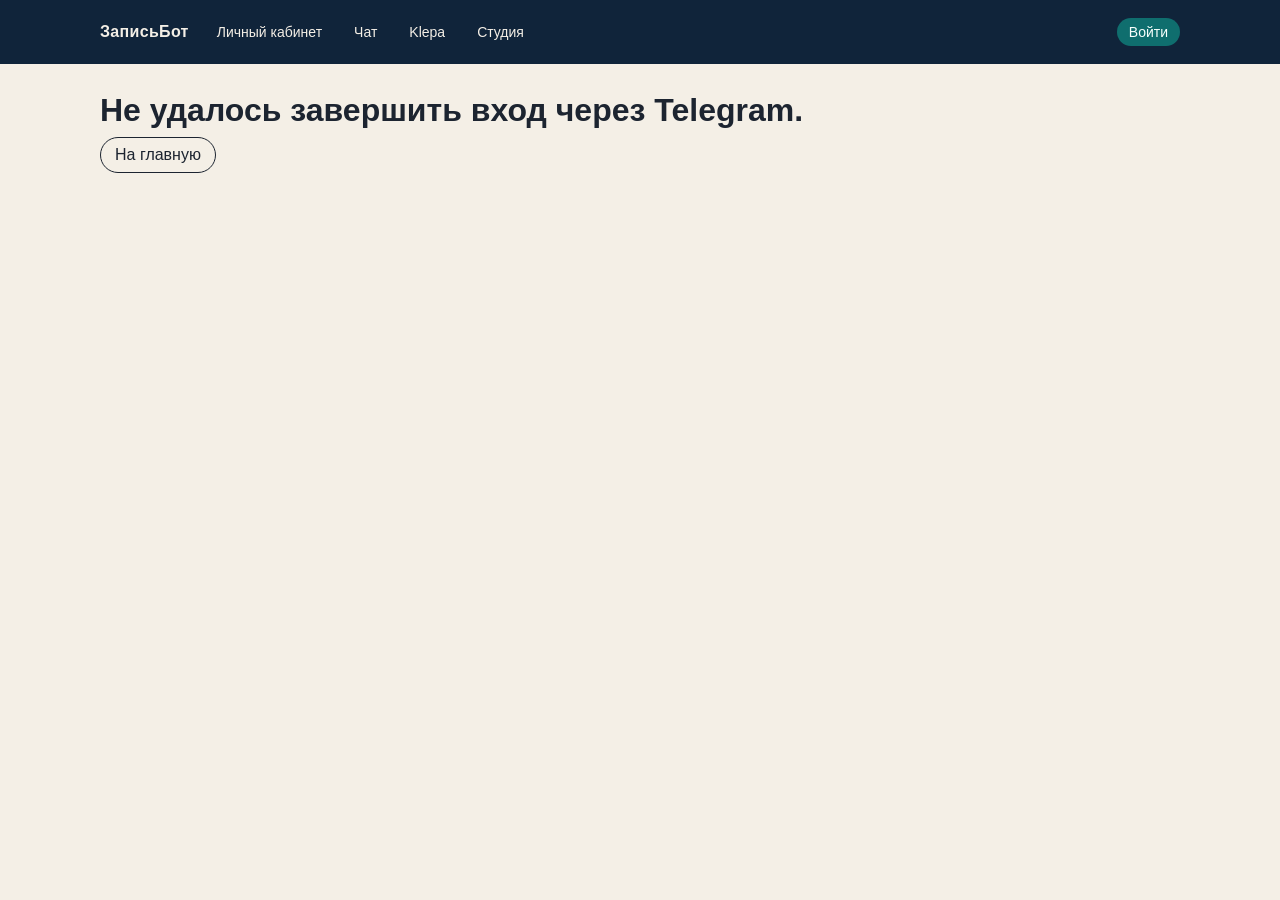
<file: auth/telegram/index.html>
<!DOCTYPE html><html  lang="ru"><head><meta charset="utf-8">
<meta name="viewport" content="width=device-width, initial-scale=1">
<title>ЗаписьБот — консультант в Telegram для вашего бизнеса</title>
<style>:root{color-scheme:light;--ink:#1c2430;--muted:#5c6b7a;--paper:#f4efe6;--card:#fffdf8;--line:#e4dccb;--accent:#0f6e6e;--accent-ink:#f7fffc;--warn:#8a5a12;--bad:#8d2f2f;--ok:#1d6b45;--shadow:0 10px 30px rgba(28,36,48,.08);font-family:Segoe UI,PT Sans,sans-serif}*{box-sizing:border-box}body{background:var(--paper);color:var(--ink);margin:0}a{color:inherit}button,input,select,textarea{font:inherit}button{cursor:pointer}.page{margin:0 auto;width:min(1080px,calc(100% - 32px))}.topbar{background:#10243a;color:#f4efe6;position:sticky;top:0;z-index:20}.topbar-row{align-items:center;display:flex;flex-wrap:wrap;gap:16px;min-height:64px}.wordmark{color:inherit;font-weight:700;letter-spacing:.02em;text-decoration:none}.nav{flex-wrap:wrap}.nav,.topbar-end{align-items:center;display:flex;gap:8px}.topbar-end{margin-left:auto}.btn,.nav-link{align-items:center;background:transparent;border:0;border-radius:999px;color:inherit;display:inline-flex;gap:6px;padding:8px 14px;text-decoration:none}.btn.primary{background:var(--accent);color:var(--accent-ink)}.btn.ghost{background:transparent;border:1px solid}.btn.danger{background:#f8d6d6;border:1px solid #e7b5b5;color:var(--bad)}.btn.warn{background:#f8e7c8;border:1px solid #e4cb99;color:var(--warn)}.btn.small{font-size:14px;padding:6px 12px}.btn:disabled{cursor:not-allowed;opacity:.55}.site-jump{color:#f4efe6}main{padding:28px 0 64px}h1{font-size:32px;margin:0 0 8px}.lead{color:var(--muted);margin:0 0 20px}.grid{display:grid;gap:16px;grid-template-columns:repeat(auto-fill,minmax(300px,1fr))}.card{background:var(--card);border:1px solid var(--line);border-radius:18px;box-shadow:var(--shadow);padding:18px}.card h2{font-size:20px;margin:0 0 6px}.row{display:flex;flex-wrap:wrap;gap:8px}.chip,.row{align-items:center}.chip{background:#efe6d4;border-radius:999px;display:inline-flex;font-size:13px;gap:4px;padding:2px 10px}.chip.ok{background:#d9f3e6;color:var(--ok)}.chip.warn{background:#f8e7c8;color:var(--warn)}.chip.bad{background:#f8d6d6;color:var(--bad)}.steps{color:var(--muted);display:flex;flex-wrap:wrap;font-size:13px;gap:8px;margin:12px 0}.steps span.done{color:var(--ok);font-weight:650}label{display:block;font-size:14px;margin:10px 0 4px}input,select,textarea{background:#fff;border:1px solid var(--line);border-radius:10px;padding:10px 12px;width:100%}input[type=checkbox]{width:auto}.tabs{display:flex;flex-wrap:wrap;gap:8px;margin:16px 0}.tabs button[aria-selected=true]{background:var(--accent);color:var(--accent-ink)}.list{display:flex;flex-direction:column;gap:8px}.item,.list>button{background:#fff;border:1px solid var(--line);border-radius:12px;padding:12px;text-align:left}.dialog{background:#10243a75;display:grid;inset:0;padding:16px;place-items:center;position:fixed}.dialog .card{width:min(420px,100%)}.error{color:var(--bad);font-size:14px}.ok-text{color:var(--ok);font-size:14px}.note{color:var(--muted);font-size:14px}.transcript{display:flex;flex-direction:column;gap:8px;margin-top:12px}.bubble{background:#fff;border:1px solid var(--line);border-radius:12px;padding:10px 12px}.bubble.user{background:#e7f4f4}.promo-box{background:#fff4df;border:1px solid #ebd2a2;border-radius:12px;font-size:14px;margin:10px 0;padding:10px 12px}.strike{opacity:.7;text-decoration:line-through}.filters-bar{align-items:end;display:grid;gap:10px;grid-template-columns:repeat(auto-fit,minmax(150px,1fr));margin-bottom:14px}.schedule-day{align-items:center;border-bottom:1px solid var(--line);display:flex;flex-wrap:wrap;gap:8px;padding:8px 0}.schedule-day:last-child{border-bottom:0}.schedule-toggle{gap:8px;margin:0;min-width:145px}.schedule-interval,.schedule-toggle{align-items:center;display:inline-flex}.schedule-interval{gap:6px}.schedule-interval input[type=time]{padding:6px 8px;width:auto}.split-dialogs{align-items:start;display:grid;gap:16px;grid-template-columns:1fr 1.25fr}@media(max-width:820px){.split-dialogs{grid-template-columns:1fr}}</style>
<style>.login-overlay[data-v-5df3099f]{align-items:center;background:#181d207a;color:#252b2f;display:flex;inset:0;justify-content:center;padding:24px;position:fixed;z-index:1000}.login-overlay[data-v-5df3099f],.login-panel[data-v-5df3099f]{overflow-y:auto;overscroll-behavior:contain}.login-panel[data-v-5df3099f]{background:#fff;border:1px solid #e3e7e8;border-radius:24px;box-shadow:0 24px 80px #181d2033;max-height:calc(100dvh - 48px);padding:36px;position:relative;width:min(460px,100%)}.login-close[data-v-5df3099f]{background:transparent;border:0;border-radius:12px;color:#60686d;display:grid;height:44px;padding:10px;place-items:center;position:absolute;right:12px;top:12px;width:44px}.login-close svg[data-v-5df3099f]{fill:none;height:20px;stroke:currentColor;stroke-linecap:round;stroke-width:1.8;width:20px}.login-close[data-v-5df3099f]:hover{background:#f2f4f4}.login-eyebrow[data-v-5df3099f]{color:#087f8c;font-size:12px;font-weight:700;letter-spacing:.04em;margin:0 32px 16px 0}.login-panel h2[data-v-5df3099f]{font-size:clamp(26px,5vw,30px);letter-spacing:-.03em;line-height:1.2;margin:0 0 12px}.login-description[data-v-5df3099f]{color:#60686d;font-size:15px;line-height:1.6;margin:0}.login-account[data-v-5df3099f]{background:#f7f8f8;border:1px solid #e3e7e8;border-radius:12px;margin:24px 0;padding:16px}.login-account strong[data-v-5df3099f]{font-size:14px;font-weight:650}.login-account p[data-v-5df3099f]{color:#60686d;font-size:13px;line-height:1.6;margin:6px 0 0}.login-consent[data-v-5df3099f]{align-items:flex-start;cursor:pointer;display:flex;font-size:14px;gap:12px;line-height:1.5;margin:0}.login-checkbox[data-v-5df3099f]{accent-color:#087f8c;border-radius:4px;cursor:pointer;flex:0 0 20px;height:20px;margin:1px 0 0;padding:0;width:20px}.login-hint[data-v-5df3099f]{color:#60686d;font-size:12px;line-height:1.5;margin:8px 0 24px 32px}.login-providers[data-v-5df3099f]{display:grid;gap:10px}.login-provider[data-v-5df3099f]{align-items:center;border:1px solid transparent;border-radius:12px;display:flex;font-size:14px;font-weight:650;gap:12px;justify-content:center;line-height:1.5;min-height:52px;padding:12px 16px;width:100%}.login-provider svg[data-v-5df3099f]{flex-shrink:0;height:20px;width:20px}.login-telegram[data-v-5df3099f]{background:#087f8c;color:#fff}.login-telegram[data-v-5df3099f]:hover:not(:disabled){box-shadow:inset 0 0 0 100px #0000001a}.login-google[data-v-5df3099f]{background:#fff;border-color:#d5dbde;color:#252b2f}.login-google[data-v-5df3099f]:hover:not(:disabled){background:#f2f4f4}.login-google-mark[data-v-5df3099f]{font-size:20px;font-weight:700;line-height:1;width:20px}.login-provider[data-v-5df3099f]:disabled{cursor:not-allowed;opacity:.5}.login-checkbox[data-v-5df3099f]:focus-visible,.login-close[data-v-5df3099f]:focus-visible,.login-provider[data-v-5df3099f]:focus-visible{outline:3px solid #087f8c;outline-offset:3px}.login-panel h2[data-v-5df3099f]:focus{outline:none}.login-error[data-v-5df3099f]{background:#f7f8f8;border:1px solid #60686d;border-radius:10px;font-size:14px;line-height:1.5;margin:16px 0 0;overflow-wrap:anywhere;padding:12px 14px}@media(max-width:520px){.login-overlay[data-v-5df3099f]{padding:12px}.login-panel[data-v-5df3099f]{border-radius:18px;max-height:calc(100dvh - 24px);padding:32px 24px 24px}}</style>
<style>.guest-header[data-v-ba867123]{background:#fafcfc;border-bottom:1px solid #e5ecee;color:#182b33;position:sticky;top:0;z-index:20}.guest-header-row[data-v-ba867123]{align-items:center;display:flex;gap:26px;margin-inline:auto;min-height:76px;width:min(1240px,calc(100% - 80px))}.guest-wordmark[data-v-ba867123]{font-size:23px;font-weight:750;letter-spacing:-.045em;text-decoration:none;white-space:nowrap}.guest-wordmark>span[data-v-ba867123]{color:#087f8c}.guest-tagline[data-v-ba867123]{border-left:1px solid #dce5e7;color:#586d75;font-size:11px;padding-left:26px}.guest-navigation[data-v-ba867123]{align-items:center;display:flex;gap:16px;margin-left:auto}.guest-example[data-v-ba867123]{color:#5d7780;margin-right:10px}.guest-cabinet[data-v-ba867123],.guest-example[data-v-ba867123]{font-size:12px;text-decoration:none}.guest-cabinet[data-v-ba867123]{align-items:center;background:#087f8c;border:1px solid #087f8c;border-radius:7px;color:#fff;display:inline-flex;font-weight:650;gap:10px;padding:9px 16px;white-space:nowrap}.guest-cabinet[data-v-ba867123]:hover{background:#066775;border-color:#066775}.guest-login[data-v-ba867123]{align-items:center;background:#fff;border:1px solid #d5e2e5;border-radius:7px;color:#284b56;display:flex;font-size:12px;font-weight:600;gap:18px;padding:9px 16px;white-space:nowrap}.guest-login[data-v-ba867123]:hover{background:#eaf3f4}.guest-header[data-v-ba867123] :is(a,button):focus-visible{outline:2px solid #087f8c;outline-offset:4px}@media(max-width:1100px){.guest-header-row[data-v-ba867123]{width:calc(100% - 48px)}}@media(max-width:820px){.guest-tagline[data-v-ba867123]{display:none}}@media(max-width:540px){.guest-header-row[data-v-ba867123]{gap:12px;min-height:64px;width:calc(100% - 36px)}.guest-wordmark[data-v-ba867123]{font-size:21px}.guest-navigation[data-v-ba867123]{gap:8px}.guest-example[data-v-ba867123]{display:none}.guest-cabinet[data-v-ba867123],.guest-login[data-v-ba867123]{gap:8px;padding:8px 12px}}</style>
<link rel="preload" as="fetch" crossorigin="anonymous" href="/auth/telegram/_payload.json?_b=1c198b83-8a7e-4cd6-9bba-3f08913deb53">
<link rel="modulepreload" as="script" crossorigin href="/_nuxt/CLYwnea7.js">
<link rel="modulepreload" as="script" crossorigin href="/_nuxt/UgOvhBO6.js">
<link rel="modulepreload" as="script" crossorigin href="/_nuxt/Di-CdJKg.js">
<link rel="modulepreload" as="script" crossorigin href="/_nuxt/DevroZIY.js">
<link rel="modulepreload" as="script" crossorigin href="/_nuxt/CuE4uNBp.js">
<script type="module" src="/_nuxt/CLYwnea7.js" crossorigin></script>
<link rel="prefetch" as="script" crossorigin href="/_nuxt/g5vyt-Rd.js">
<link rel="prefetch" as="script" crossorigin href="/_nuxt/CnV52vmi.js">
<meta name="description" content="Витрина и личный кабинет владельца ЗаписьБота.">
<meta name="robots" content="noindex, nofollow">
<meta name="theme-color" content="#10243a">
<link rel="icon" type="image/svg+xml" href="/favicon.svg">
<script id="unhead:payload" type="application/json">{"title":"ЗаписьБот — консультант в Telegram для вашего бизнеса"}</script></head><body><!--teleport start anchor--><!----><!--teleport anchor--><div id="__nuxt"><div data-v-ba867123><header class="topbar" data-v-ba867123><div class="page topbar-row" data-v-ba867123><a href="/" class="wordmark" data-v-ba867123>ЗаписьБот</a><nav class="nav" aria-label="Сайты" data-v-ba867123><a href="/cabinet/" class="btn small site-jump" data-v-ba867123>Личный кабинет</a><button type="button" class="btn small site-jump" data-v-ba867123>Чат</button><button type="button" class="btn small site-jump" data-v-ba867123>Klepa</button><button type="button" class="btn small site-jump" data-v-ba867123>Студия</button></nav><div class="topbar-end" data-v-ba867123><button type="button" class="btn primary small" data-v-ba867123>Войти</button></div></div></header><main data-v-ba867123><!--[--><div></div><div class="page"><h1>Завершаем вход через Telegram…</h1><!----></div><!--]--></main><!--teleport start--><!--teleport end--></div></div><div id="teleports"></div><script>window.__NUXT__={};window.__NUXT__.config={public:{siteUrl:"https://agent.gpt-chat.by",apiBase:"https://api.gpt-chat.by/api",telegramBotId:"7714752762"},app:{baseURL:"/",buildId:"1c198b83-8a7e-4cd6-9bba-3f08913deb53",buildAssetsDir:"/_nuxt/",cdnURL:""}}</script>
<script type="application/json" data-nuxt-data="nuxt-app" data-ssr="true" id="__NUXT_DATA__" data-src="/auth/telegram/_payload.json?_b=1c198b83-8a7e-4cd6-9bba-3f08913deb53">[{"state":1,"once":5,"_errors":6,"serverRendered":8,"path":9,"prerenderedAt":10},["Reactive",2],{"$sagent-login-open":3,"$sagent-login-consent":3,"$sagent-login-token":4,"$sagent-login-refresh":4,"$sagent-login-error":4},false,"",["Set"],["ShallowReactive",7],{},true,"\u002Fauth\u002Ftelegram",1795024598967]</script></body></html>
</file>
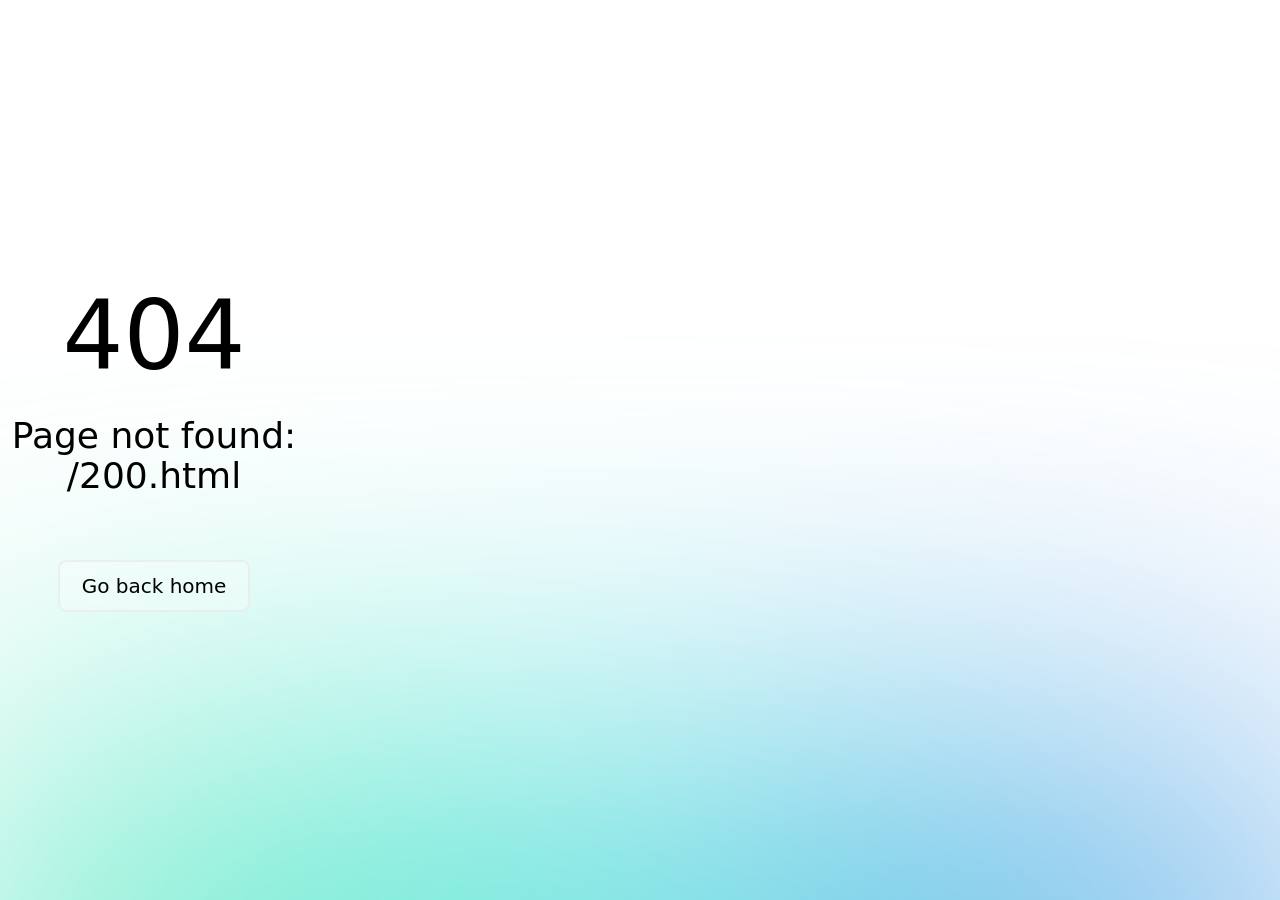
<file: 200.html>
<!DOCTYPE html><html  lang="ru"><head><meta charset="utf-8">
<meta name="viewport" content="width=device-width, initial-scale=1">
<title>ЗаписьБот — консультант в Telegram для вашего бизнеса</title>
<style>:root{color-scheme:light;--ink:#1c2430;--muted:#5c6b7a;--paper:#f4efe6;--card:#fffdf8;--line:#e4dccb;--accent:#0f6e6e;--accent-ink:#f7fffc;--warn:#8a5a12;--bad:#8d2f2f;--ok:#1d6b45;--shadow:0 10px 30px rgba(28,36,48,.08);font-family:Segoe UI,PT Sans,sans-serif}*{box-sizing:border-box}body{background:var(--paper);color:var(--ink);margin:0}a{color:inherit}button,input,select,textarea{font:inherit}button{cursor:pointer}.page{margin:0 auto;width:min(1080px,calc(100% - 32px))}.topbar{background:#10243a;color:#f4efe6;position:sticky;top:0;z-index:20}.topbar-row{align-items:center;display:flex;flex-wrap:wrap;gap:16px;min-height:64px}.wordmark{color:inherit;font-weight:700;letter-spacing:.02em;text-decoration:none}.nav{flex-wrap:wrap}.nav,.topbar-end{align-items:center;display:flex;gap:8px}.topbar-end{margin-left:auto}.btn,.nav-link{align-items:center;background:transparent;border:0;border-radius:999px;color:inherit;display:inline-flex;gap:6px;padding:8px 14px;text-decoration:none}.btn.primary{background:var(--accent);color:var(--accent-ink)}.btn.ghost{background:transparent;border:1px solid}.btn.danger{background:#f8d6d6;border:1px solid #e7b5b5;color:var(--bad)}.btn.warn{background:#f8e7c8;border:1px solid #e4cb99;color:var(--warn)}.btn.small{font-size:14px;padding:6px 12px}.btn:disabled{cursor:not-allowed;opacity:.55}.site-jump{color:#f4efe6}main{padding:28px 0 64px}h1{font-size:32px;margin:0 0 8px}.lead{color:var(--muted);margin:0 0 20px}.grid{display:grid;gap:16px;grid-template-columns:repeat(auto-fill,minmax(300px,1fr))}.card{background:var(--card);border:1px solid var(--line);border-radius:18px;box-shadow:var(--shadow);padding:18px}.card h2{font-size:20px;margin:0 0 6px}.row{display:flex;flex-wrap:wrap;gap:8px}.chip,.row{align-items:center}.chip{background:#efe6d4;border-radius:999px;display:inline-flex;font-size:13px;gap:4px;padding:2px 10px}.chip.ok{background:#d9f3e6;color:var(--ok)}.chip.warn{background:#f8e7c8;color:var(--warn)}.chip.bad{background:#f8d6d6;color:var(--bad)}.steps{color:var(--muted);display:flex;flex-wrap:wrap;font-size:13px;gap:8px;margin:12px 0}.steps span.done{color:var(--ok);font-weight:650}label{display:block;font-size:14px;margin:10px 0 4px}input,select,textarea{background:#fff;border:1px solid var(--line);border-radius:10px;padding:10px 12px;width:100%}input[type=checkbox]{width:auto}.tabs{display:flex;flex-wrap:wrap;gap:8px;margin:16px 0}.tabs button[aria-selected=true]{background:var(--accent);color:var(--accent-ink)}.list{display:flex;flex-direction:column;gap:8px}.item,.list>button{background:#fff;border:1px solid var(--line);border-radius:12px;padding:12px;text-align:left}.dialog{background:#10243a75;display:grid;inset:0;padding:16px;place-items:center;position:fixed}.dialog .card{width:min(420px,100%)}.error{color:var(--bad);font-size:14px}.ok-text{color:var(--ok);font-size:14px}.note{color:var(--muted);font-size:14px}.transcript{display:flex;flex-direction:column;gap:8px;margin-top:12px}.bubble{background:#fff;border:1px solid var(--line);border-radius:12px;padding:10px 12px}.bubble.user{background:#e7f4f4}.promo-box{background:#fff4df;border:1px solid #ebd2a2;border-radius:12px;font-size:14px;margin:10px 0;padding:10px 12px}.strike{opacity:.7;text-decoration:line-through}.filters-bar{align-items:end;display:grid;gap:10px;grid-template-columns:repeat(auto-fit,minmax(150px,1fr));margin-bottom:14px}.schedule-day{align-items:center;border-bottom:1px solid var(--line);display:flex;flex-wrap:wrap;gap:8px;padding:8px 0}.schedule-day:last-child{border-bottom:0}.schedule-toggle{gap:8px;margin:0;min-width:145px}.schedule-interval,.schedule-toggle{align-items:center;display:inline-flex}.schedule-interval{gap:6px}.schedule-interval input[type=time]{padding:6px 8px;width:auto}.split-dialogs{align-items:start;display:grid;gap:16px;grid-template-columns:1fr 1.25fr}@media(max-width:820px){.split-dialogs{grid-template-columns:1fr}}</style>
<link rel="modulepreload" as="script" crossorigin href="/_nuxt/CLYwnea7.js">
<script type="module" src="/_nuxt/CLYwnea7.js" crossorigin></script>
<link rel="prefetch" as="script" crossorigin href="/_nuxt/UgOvhBO6.js">
<link rel="prefetch" as="script" crossorigin href="/_nuxt/Di-CdJKg.js">
<link rel="prefetch" as="script" crossorigin href="/_nuxt/DevroZIY.js">
<link rel="prefetch" as="script" crossorigin href="/_nuxt/g5vyt-Rd.js">
<link rel="prefetch" as="script" crossorigin href="/_nuxt/CnV52vmi.js">
<meta name="description" content="Витрина и личный кабинет владельца ЗаписьБота.">
<meta name="robots" content="noindex, nofollow">
<meta name="theme-color" content="#10243a">
<link rel="icon" type="image/svg+xml" href="/favicon.svg">
<script id="unhead:payload" type="application/json">{"title":"ЗаписьБот — консультант в Telegram для вашего бизнеса"}</script></head><body><div id="__nuxt"></div><div id="teleports"></div><script>window.__NUXT__={};window.__NUXT__.config={public:{siteUrl:"https://agent.gpt-chat.by",apiBase:"https://api.gpt-chat.by/api",telegramBotId:"7714752762"},app:{baseURL:"/",buildId:"1c198b83-8a7e-4cd6-9bba-3f08913deb53",buildAssetsDir:"/_nuxt/",cdnURL:""}}</script>
<script type="application/json" data-nuxt-data="nuxt-app" data-ssr="false" id="__NUXT_DATA__">[{"prerenderedAt":1,"serverRendered":2},1795024598957,false]</script></body></html>
</file>
